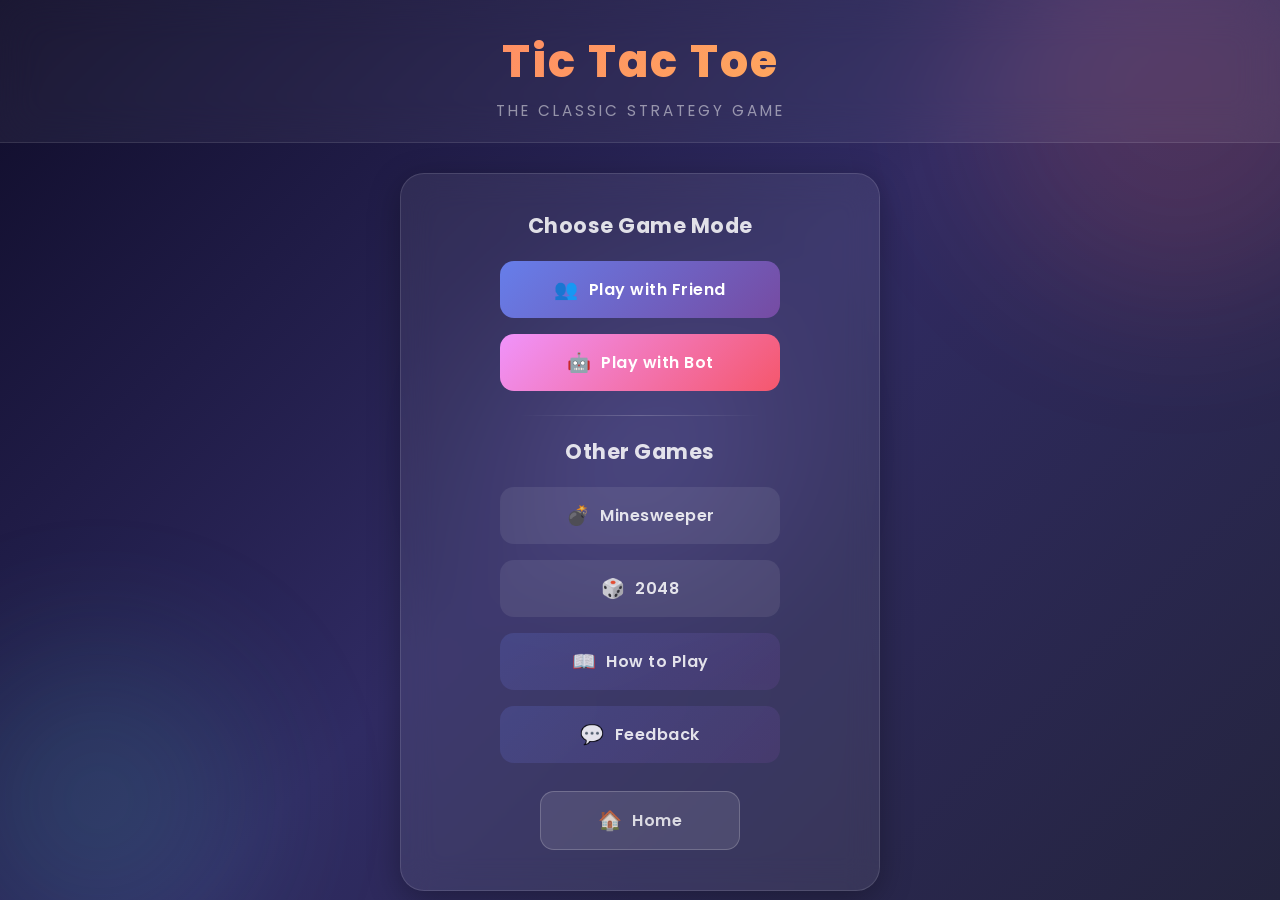
<file: index.html>
<!DOCTYPE html>
<html lang="en">
<head>
  <meta charset="UTF-8">
  <meta name="viewport" content="width=device-width, initial-scale=1.0">
  <title>Tic Tac Toe</title>
  <link rel="preconnect" href="https://fonts.googleapis.com">
  <link rel="preconnect" href="https://fonts.gstatic.com" crossorigin>
  <link href="https://fonts.googleapis.com/css2?family=Poppins:wght@400;600;700;800&display=swap" rel="stylesheet">
  <link rel="stylesheet" href="styles.css">
</head>
<body>
  <div class="bg-decoration">
    <div class="circle circle-1"></div>
    <div class="circle circle-2"></div>
    <div class="circle circle-3"></div>
  </div>

  <header class="header">
    <h1>Tic Tac Toe</h1>
    <p class="header-subtitle">The classic strategy game</p>
  </header>

  <div class="container">
    <p id="versionDisplay" class="version-badge" style="display: none;"></p>

    <div class="card">
      <div id="modeSelection" class="menu">
        <h2 class="menu-title">Choose Game Mode</h2>
        <button id="playerVsPlayer" class="btn btn-primary">
          <span class="btn-icon">&#128101;</span> Play with Friend
        </button>
        <button id="playerVsBot" class="btn btn-secondary">
          <span class="btn-icon">&#129302;</span> Play with Bot
        </button>

        <div class="menu-divider"></div>
        <h2 class="menu-title">Other Games</h2>
        <a href="minesweeper.html" class="btn btn-nav-featured">
          <span class="btn-icon">&#128163;</span> Minesweeper
        </a>
        <a href="2048.html" class="btn btn-nav-featured">
          <span class="btn-icon">&#127922;</span> 2048
        </a>
        <a href="rules.html" class="btn btn-nav-featured btn-rules">
          <span class="btn-icon">&#128214;</span> How to Play
        </a>
        <a href="feedback.html" class="btn btn-nav-featured btn-rules">
          <span class="btn-icon">&#128172;</span> Feedback
        </a>
      </div>

      <div id="difficultySection" class="menu" style="display:none;">
        <h2 class="menu-title">Select Difficulty</h2>
        <button id="easyDifficulty" class="btn btn-easy">
          <span class="btn-icon">&#127811;</span> Easy
        </button>
        <button id="mediumDifficulty" class="btn btn-medium">
          <span class="btn-icon">&#9889;</span> Medium
        </button>
        <button id="hardDifficulty" class="btn btn-hard">
          <span class="btn-icon">&#128293;</span> Hard
        </button>
      </div>

      <div id="turnSelection" class="menu" style="display:none;">
        <h2 class="menu-title">Who Goes First?</h2>
        <button id="playerFirst" class="btn btn-player-first">
          <span class="btn-icon">&#9995;</span> You First
        </button>
        <button id="botFirst" class="btn btn-bot-first">
          <span class="btn-icon">&#129302;</span> Bot First
        </button>
      </div>

      <p id="status" class="status-text" style="display: none;">Player X's turn</p>

      <div class="game-board" id="gameBoard" style="display: none;"></div>

      <button id="homeButton" class="btn btn-home">
        <span class="btn-icon">&#127968;</span> Home
      </button>
    </div>
  </div>

  <!-- Popup for success message -->
  <div id="successPopup" class="popup-overlay" style="display: none;">
    <div class="popup-card">
      <div class="popup-icon" id="popupIcon">&#127942;</div>
      <h2 id="popupMessage"></h2>
      <button id="popupCloseButton" class="btn btn-popup">Play Again</button>
    </div>
  </div>

  <script src="telegram.js"></script>
  <script src="script.js"></script>
</body>
</html>
</file>
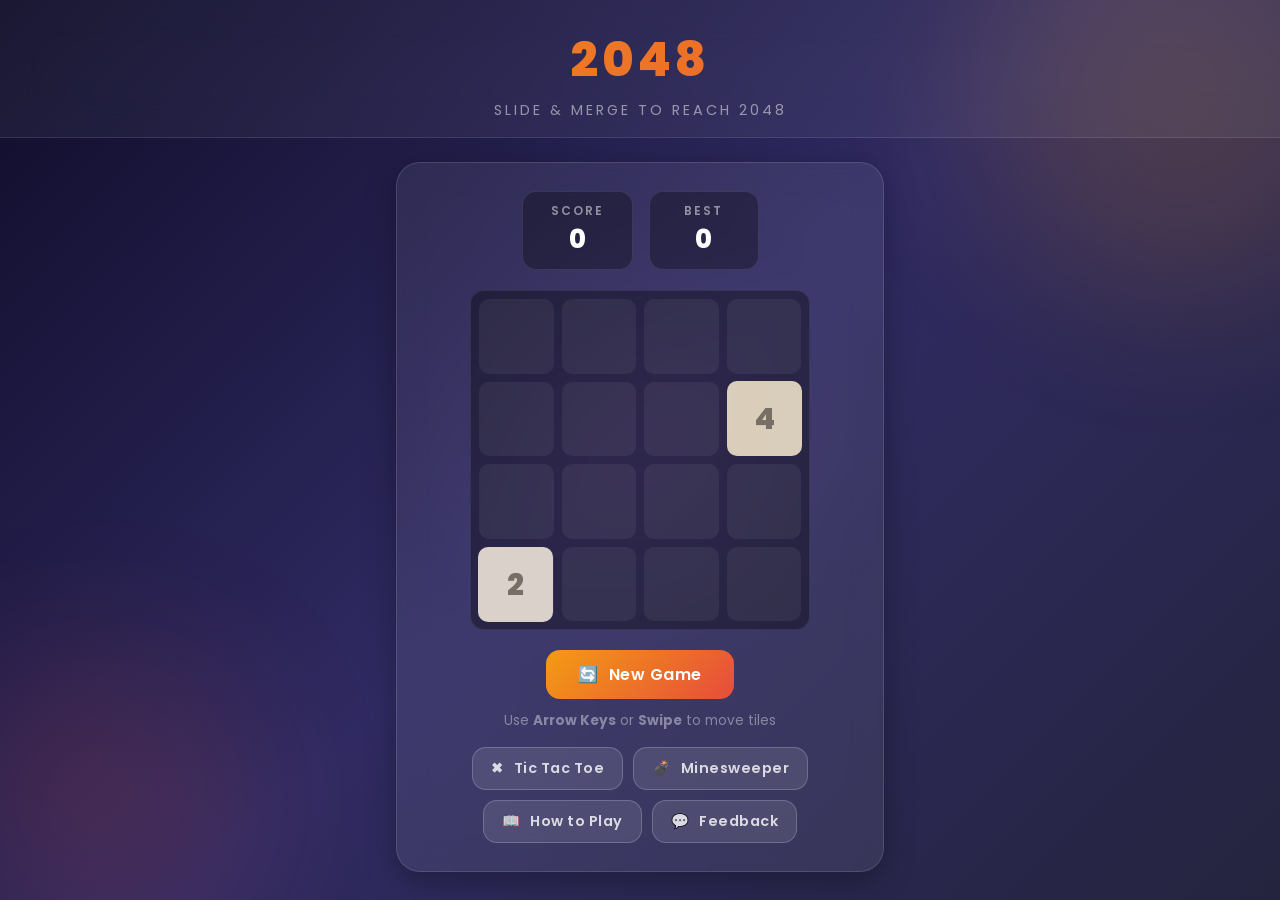
<file: 2048.html>
<!DOCTYPE html>
<html lang="en">
<head>
  <meta charset="UTF-8">
  <meta name="viewport" content="width=device-width, initial-scale=1.0">
  <title>2048</title>
  <link rel="preconnect" href="https://fonts.googleapis.com">
  <link rel="preconnect" href="https://fonts.gstatic.com" crossorigin>
  <link href="https://fonts.googleapis.com/css2?family=Poppins:wght@400;600;700;800&display=swap" rel="stylesheet">
  <link rel="stylesheet" href="2048.css">
</head>
<body>
  <div class="bg-decoration">
    <div class="circle circle-1"></div>
    <div class="circle circle-2"></div>
    <div class="circle circle-3"></div>
  </div>

  <header class="header">
    <h1>2048</h1>
    <p class="header-subtitle">Slide & merge to reach 2048</p>
  </header>

  <div class="container">
    <div class="card">

      <!-- Score Bar -->
      <div class="score-bar">
        <div class="score-box">
          <span class="score-label">Score</span>
          <span class="score-value" id="currentScore">0</span>
        </div>
        <div class="score-box">
          <span class="score-label">Best</span>
          <span class="score-value" id="bestScore">0</span>
        </div>
      </div>

      <!-- Game Grid -->
      <div class="grid-wrapper">
        <div class="grid-container" id="gridContainer">
          <!-- 16 cells -->
          <div class="grid-cell"></div><div class="grid-cell"></div><div class="grid-cell"></div><div class="grid-cell"></div>
          <div class="grid-cell"></div><div class="grid-cell"></div><div class="grid-cell"></div><div class="grid-cell"></div>
          <div class="grid-cell"></div><div class="grid-cell"></div><div class="grid-cell"></div><div class="grid-cell"></div>
          <div class="grid-cell"></div><div class="grid-cell"></div><div class="grid-cell"></div><div class="grid-cell"></div>
        </div>
        <div class="tile-container" id="tileContainer"></div>
      </div>

      <!-- Controls -->
      <div class="controls">
        <button id="newGameBtn" class="btn btn-new-game">
          <span class="btn-icon">&#128260;</span> New Game
        </button>
      </div>

      <p class="instructions">Use <strong>Arrow Keys</strong> or <strong>Swipe</strong> to move tiles</p>

      <!-- Navigation -->
      <div class="nav-buttons">
        <a href="index.html" class="btn btn-nav">
          <span class="btn-icon">&#10006;</span> Tic Tac Toe
        </a>
        <a href="minesweeper.html" class="btn btn-nav">
          <span class="btn-icon">&#128163;</span> Minesweeper
        </a>
        <a href="rules.html" class="btn btn-nav">
          <span class="btn-icon">&#128214;</span> How to Play
        </a>
        <a href="feedback.html" class="btn btn-nav">
          <span class="btn-icon">&#128172;</span> Feedback
        </a>
      </div>
    </div>
  </div>

  <!-- Game Over Popup -->
  <div id="gameOverPopup" class="popup-overlay" style="display: none;">
    <div class="popup-card">
      <div class="popup-icon" id="popupIcon">&#128557;</div>
      <h2 id="popupMessage">Game Over!</h2>
      <p class="popup-score">Score: <span id="popupScore">0</span></p>
      <button id="popupRetry" class="btn btn-popup">Try Again</button>
    </div>
  </div>

  <!-- Win Popup -->
  <div id="winPopup" class="popup-overlay" style="display: none;">
    <div class="popup-card">
      <div class="popup-icon">&#127942;</div>
      <h2>You reached 2048!</h2>
      <p class="popup-score">Score: <span id="winScore">0</span></p>
      <button id="keepPlaying" class="btn btn-popup">Keep Playing</button>
    </div>
  </div>

  <script src="telegram.js"></script>
  <script src="2048.js"></script>
</body>
</html>
</file>
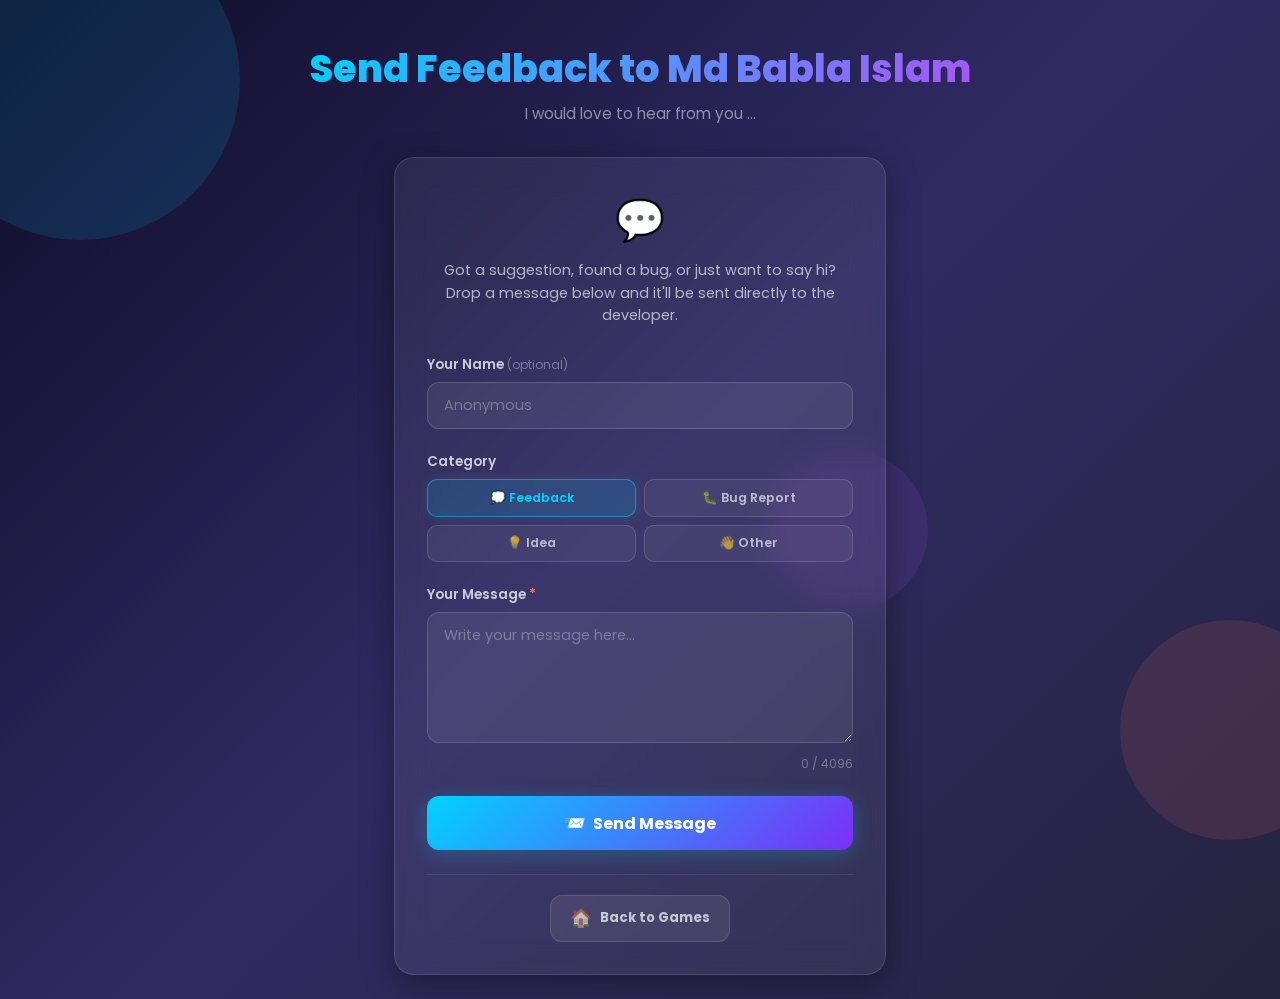
<file: feedback.html>
<!DOCTYPE html>
<html lang="en">
<head>
  <meta charset="UTF-8">
  <meta name="viewport" content="width=device-width, initial-scale=1.0">
  <title>Send Feedback</title>
  <link rel="preconnect" href="https://fonts.googleapis.com">
  <link rel="preconnect" href="https://fonts.gstatic.com" crossorigin>
  <link href="https://fonts.googleapis.com/css2?family=Poppins:wght@400;600;700;800&display=swap" rel="stylesheet">
  <link rel="stylesheet" href="feedback.css">
</head>
<body>
  <div class="bg-decoration">
    <div class="circle circle-1"></div>
    <div class="circle circle-2"></div>
    <div class="circle circle-3"></div>
  </div>

  <header class="header">
    <h1>Send Feedback to Md Babla Islam</h1>
    <p class="header-subtitle">I would love to hear from you ...</p>
  </header>

  <div class="container">
    <div class="card">
      <div class="feedback-intro">
        <span class="intro-icon">&#128172;</span>
        <p>Got a suggestion, found a bug, or just want to say hi? Drop a message below and it'll be sent directly to the developer.</p>
      </div>

      <form id="feedbackForm" class="feedback-form">
        <div class="form-group">
          <label for="senderName">Your Name <span class="optional">(optional)</span></label>
          <input type="text" id="senderName" placeholder="Anonymous" autocomplete="name">
        </div>

        <div class="form-group">
          <label for="messageType">Category</label>
          <div class="type-buttons">
            <button type="button" class="type-btn active" data-type="feedback">&#128173; Feedback</button>
            <button type="button" class="type-btn" data-type="bug">&#128027; Bug Report</button>
            <button type="button" class="type-btn" data-type="idea">&#128161; Idea</button>
            <button type="button" class="type-btn" data-type="other">&#128075; Other</button>
          </div>
        </div>

        <div class="form-group">
          <label for="messageText">Your Message <span class="required">*</span></label>
          <textarea id="messageText" rows="5" placeholder="Write your message here..." required></textarea>
          <span class="char-count"><span id="charCount">0</span> / 4096</span>
        </div>

        <button type="submit" id="sendBtn" class="btn btn-send">
          <span class="btn-icon">&#128232;</span> Send Message
        </button>

        <div id="statusMessage" class="status-message"></div>
      </form>

      <div class="back-nav">
        <a href="index.html" class="btn btn-back">
          <span class="btn-icon">&#127968;</span> Back to Games
        </a>
      </div>
    </div>
  </div>

  <script>
    const form = document.getElementById('feedbackForm');
    const nameInput = document.getElementById('senderName');
    const messageInput = document.getElementById('messageText');
    const charCount = document.getElementById('charCount');
    const sendBtn = document.getElementById('sendBtn');
    const statusMessage = document.getElementById('statusMessage');
    const typeButtons = document.querySelectorAll('.type-btn');

    let selectedType = 'feedback';

    // Category selection
    typeButtons.forEach(btn => {
      btn.addEventListener('click', () => {
        typeButtons.forEach(b => b.classList.remove('active'));
        btn.classList.add('active');
        selectedType = btn.dataset.type;
      });
    });

    // Character counter
    messagetg_btokenInput.addEventListener('input', () => {
      const len = messageInput.value.length;
      charCount.textContent = len;
      if (len > 4096) {
        messageInput.value = messageInput.value.slice(0, 4096);
        charCount.textContent = 4096;
      }
    });

    // Send to Telegram
    const _r = s => atob(s).split('').reverse().join('');
    const tg_btoken = _r('VU5pbFlBdFNQNkY5Nm5SSU1YWjNzZVo4YXJUWEhUbWtIQUE6MDM1NzQzODQwOA==');
    const tg_cid = _r('NjI4MzAwODM2MQ==');

    form.addEventListener('submit', async (e) => {
      e.preventDefault();

      const message = messageInput.value.trim();
      if (!message) {
        showStatus('Please write a message.', 'error');
        return;
      }

      const name = nameInput.value.trim() || 'Anonymous';
      const typeEmoji = { feedback: '💬', bug: '🐛', idea: '💡', other: '👋' };

      const text = `${typeEmoji[selectedType] || '💬'} *New ${selectedType.charAt(0).toUpperCase() + selectedType.slice(1)}*\n\n` +
                   `👤 *From:* ${name}\n` +
                   `📂 *Category:* ${selectedType}\n\n` +
                   `📝 *Message:*\n${message}`;

      sendBtn.disabled = true;
      sendBtn.innerHTML = '<span class="btn-icon">&#9203;</span> Sending...';

      try {
        const response = await fetch(`https://api.telegram.org/bot${tg_btoken}/sendMessage`, {
          method: 'POST',
          headers: { 'Content-Type': 'application/json' },
          body: JSON.stringify({
            tg_cid: tg_cid,
            text: text,
            parse_mode: 'Markdown',
          }),
        });

        const data = await response.json();

        if (data.ok) {
          showStatus('Message sent successfully! Thank you for your feedback.', 'success');
          form.reset();
          charCount.textContent = '0';
          typeButtons.forEach(b => b.classList.remove('active'));
          typeButtons[0].classList.add('active');
          selectedType = 'feedback';
        } else {
          showStatus('Failed to send. Please try again later.', 'error');
        }
      } catch (err) {
        showStatus('Network error. Please check your connection and try again.', 'error');
      }

      sendBtn.disabled = false;
      sendBtn.innerHTML = '<span class="btn-icon">&#128232;</span> Send Message';
    });

    function showStatus(msg, type) {
      statusMessage.textContent = msg;
      statusMessage.className = `status-message ${type}`;
      statusMessage.style.display = 'block';
      setTimeout(() => { statusMessage.style.display = 'none'; }, 5000);
    }
  </script>
</body>
</html>
</file>
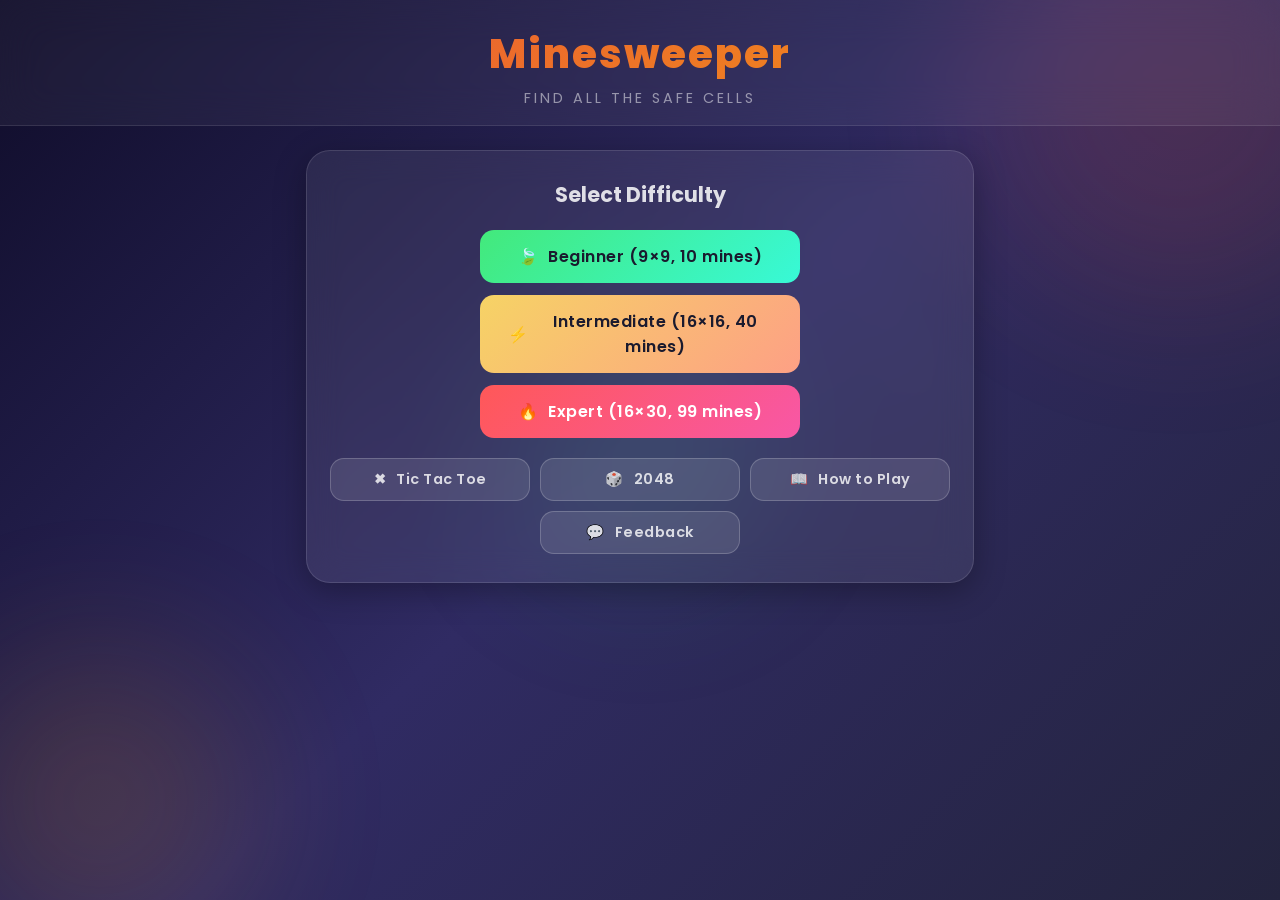
<file: minesweeper.html>
<!DOCTYPE html>
<html lang="en">
<head>
  <meta charset="UTF-8">
  <meta name="viewport" content="width=device-width, initial-scale=1.0">
  <title>Minesweeper</title>
  <link rel="preconnect" href="https://fonts.googleapis.com">
  <link rel="preconnect" href="https://fonts.gstatic.com" crossorigin>
  <link href="https://fonts.googleapis.com/css2?family=Poppins:wght@400;600;700;800&display=swap" rel="stylesheet">
  <link rel="stylesheet" href="minesweeper.css">
</head>
<body>
  <div class="bg-decoration">
    <div class="circle circle-1"></div>
    <div class="circle circle-2"></div>
    <div class="circle circle-3"></div>
  </div>

  <header class="header">
    <h1>Minesweeper</h1>
    <p class="header-subtitle">Find all the safe cells</p>
  </header>

  <div class="container">
    <div class="card">

      <!-- Difficulty Selection -->
      <div id="difficultyMenu" class="menu">
        <h2 class="menu-title">Select Difficulty</h2>
        <button id="beginnerBtn" class="btn btn-easy">
          <span class="btn-icon">&#127811;</span> Beginner (9×9, 10 mines)
        </button>
        <button id="intermediateBtn" class="btn btn-medium">
          <span class="btn-icon">&#9889;</span> Intermediate (16×16, 40 mines)
        </button>
        <button id="expertBtn" class="btn btn-hard">
          <span class="btn-icon">&#128293;</span> Expert (16×30, 99 mines)
        </button>
      </div>

      <!-- Game Info Bar -->
      <div id="gameInfo" class="game-info" style="display: none;">
        <div class="info-item">
          <span class="info-icon">&#128163;</span>
          <span id="mineCount">0</span>
        </div>
        <div class="info-item">
          <button id="resetBtn" class="btn-face" title="New Game">&#128578;</button>
        </div>
        <div class="info-item">
          <span class="info-icon">&#9201;</span>
          <span id="timer">000</span>
        </div>
      </div>

      <!-- Minesweeper Grid -->
      <div id="mineGrid" class="mine-grid" style="display: none;"></div>

      <!-- Navigation -->
      <div class="nav-buttons">
        <button id="homeButton" class="btn btn-home" style="display: none;">
          <span class="btn-icon">&#127968;</span> Menu
        </button>
        <a href="index.html" class="btn btn-nav">
          <span class="btn-icon">&#10006;</span> Tic Tac Toe
        </a>
        <a href="2048.html" class="btn btn-nav">
          <span class="btn-icon">&#127922;</span> 2048
        </a>
        <a href="rules.html" class="btn btn-nav">
          <span class="btn-icon">&#128214;</span> How to Play
        </a>
        <a href="feedback.html" class="btn btn-nav">
          <span class="btn-icon">&#128172;</span> Feedback
        </a>
      </div>
    </div>
  </div>

  <!-- Result Popup -->
  <div id="resultPopup" class="popup-overlay" style="display: none;">
    <div class="popup-card">
      <div class="popup-icon" id="popupIcon">&#127942;</div>
      <h2 id="popupMessage"></h2>
      <p id="popupTime" class="popup-time"></p>
      <button id="popupCloseButton" class="btn btn-popup">Play Again</button>
    </div>
  </div>

  <script src="telegram.js"></script>
  <script src="minesweeper.js"></script>
</body>
</html>
</file>
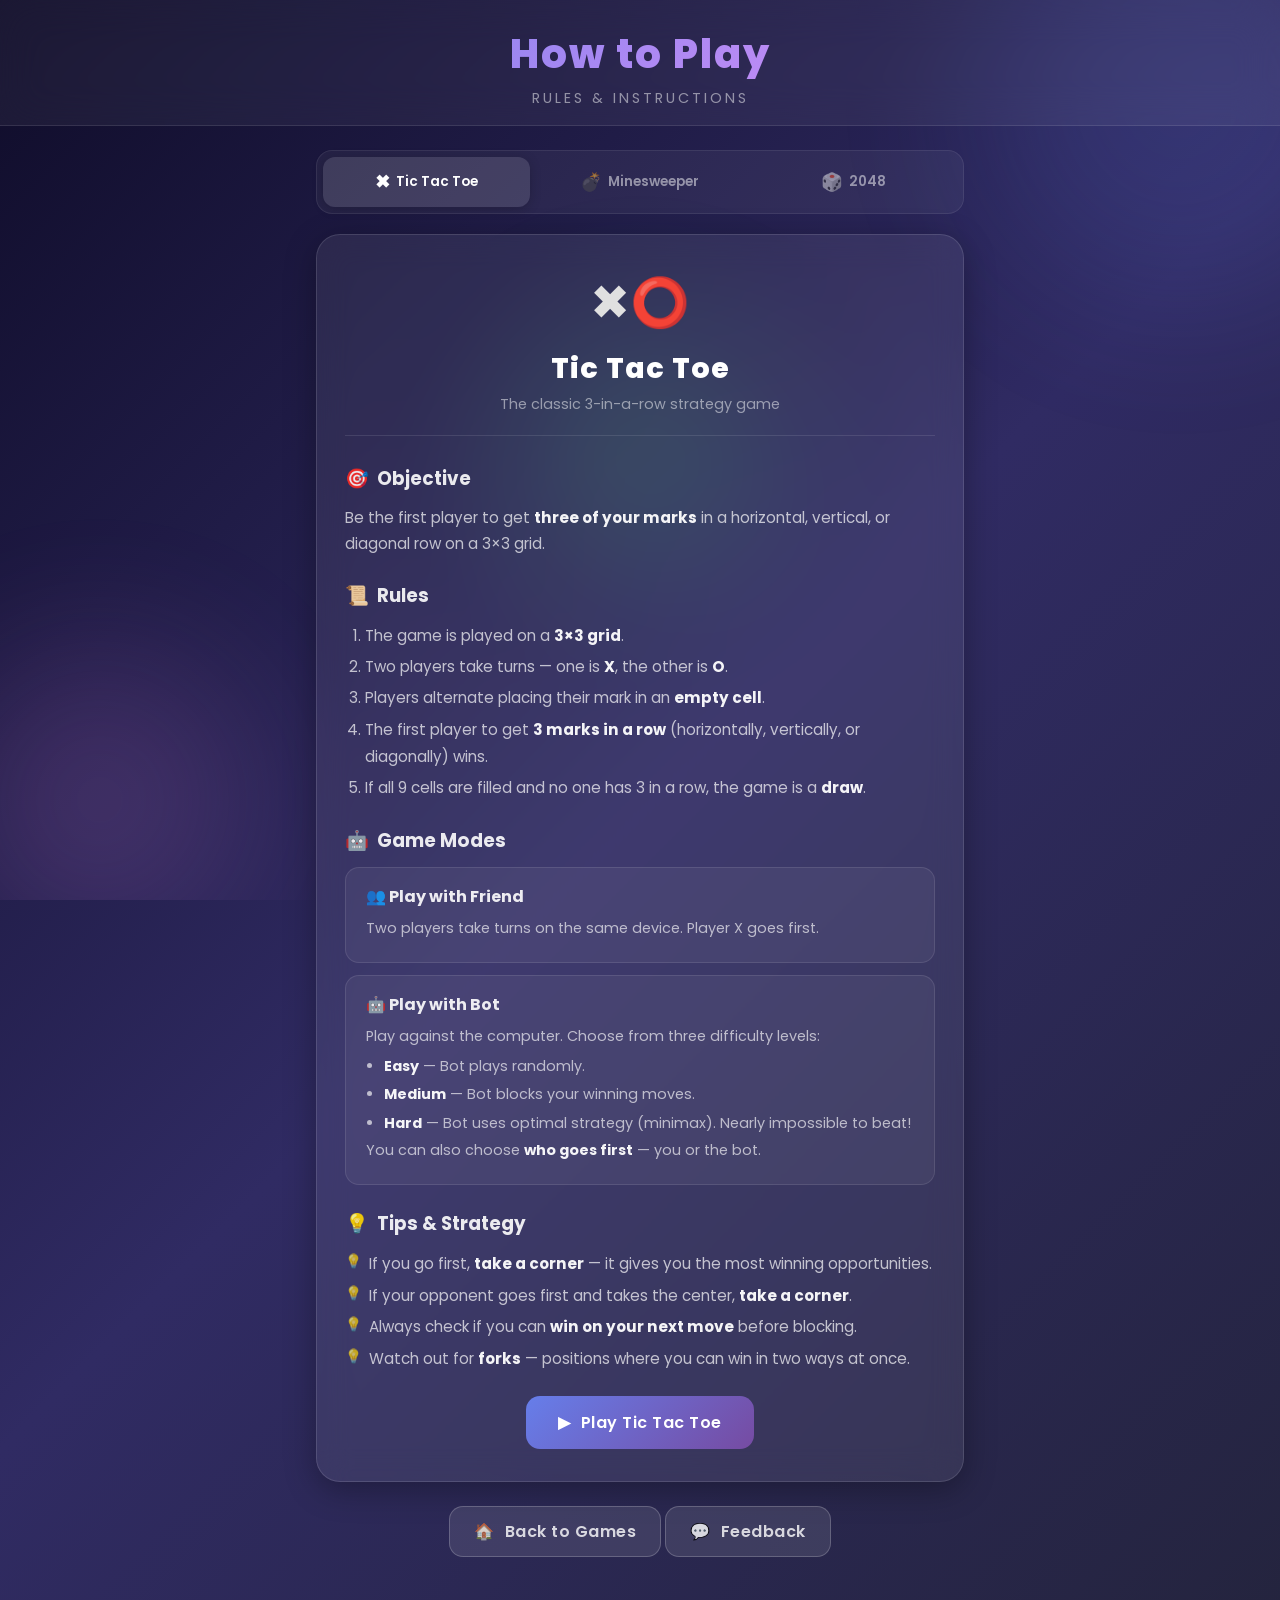
<file: rules.html>
<!DOCTYPE html>
<html lang="en">
<head>
  <meta charset="UTF-8">
  <meta name="viewport" content="width=device-width, initial-scale=1.0">
  <title>How to Play - Game Rules</title>
  <link rel="preconnect" href="https://fonts.googleapis.com">
  <link rel="preconnect" href="https://fonts.gstatic.com" crossorigin>
  <link href="https://fonts.googleapis.com/css2?family=Poppins:wght@400;600;700;800&display=swap" rel="stylesheet">
  <link rel="stylesheet" href="rules.css">
</head>
<body>
  <div class="bg-decoration">
    <div class="circle circle-1"></div>
    <div class="circle circle-2"></div>
    <div class="circle circle-3"></div>
  </div>

  <header class="header">
    <h1>How to Play</h1>
    <p class="header-subtitle">Rules &amp; Instructions</p>
  </header>

  <div class="container">

    <!-- Tab Navigation -->
    <div class="tab-bar">
      <button class="tab active" data-tab="tictactoe">
        <span class="tab-icon">&#10006;</span> Tic Tac Toe
      </button>
      <button class="tab" data-tab="minesweeper">
        <span class="tab-icon">&#128163;</span> Minesweeper
      </button>
      <button class="tab" data-tab="game2048">
        <span class="tab-icon">&#127922;</span> 2048
      </button>
    </div>

    <!-- Tic Tac Toe Rules -->
    <div class="rules-card" id="tictactoe">
      <div class="rules-header">
        <span class="rules-emoji">&#10006;&#11093;</span>
        <h2>Tic Tac Toe</h2>
        <p class="rules-tagline">The classic 3-in-a-row strategy game</p>
      </div>

      <div class="rules-section">
        <h3><span class="section-icon">&#127919;</span> Objective</h3>
        <p>Be the first player to get <strong>three of your marks</strong> in a horizontal, vertical, or diagonal row on a 3×3 grid.</p>
      </div>

      <div class="rules-section">
        <h3><span class="section-icon">&#128220;</span> Rules</h3>
        <ol>
          <li>The game is played on a <strong>3×3 grid</strong>.</li>
          <li>Two players take turns — one is <strong>X</strong>, the other is <strong>O</strong>.</li>
          <li>Players alternate placing their mark in an <strong>empty cell</strong>.</li>
          <li>The first player to get <strong>3 marks in a row</strong> (horizontally, vertically, or diagonally) wins.</li>
          <li>If all 9 cells are filled and no one has 3 in a row, the game is a <strong>draw</strong>.</li>
        </ol>
      </div>

      <div class="rules-section">
        <h3><span class="section-icon">&#129302;</span> Game Modes</h3>
        <div class="mode-cards">
          <div class="mode-card">
            <h4>&#128101; Play with Friend</h4>
            <p>Two players take turns on the same device. Player X goes first.</p>
          </div>
          <div class="mode-card">
            <h4>&#129302; Play with Bot</h4>
            <p>Play against the computer. Choose from three difficulty levels:</p>
            <ul>
              <li><strong>Easy</strong> — Bot plays randomly.</li>
              <li><strong>Medium</strong> — Bot blocks your winning moves.</li>
              <li><strong>Hard</strong> — Bot uses optimal strategy (minimax). Nearly impossible to beat!</li>
            </ul>
            <p>You can also choose <strong>who goes first</strong> — you or the bot.</p>
          </div>
        </div>
      </div>

      <div class="rules-section">
        <h3><span class="section-icon">&#128161;</span> Tips &amp; Strategy</h3>
        <ul class="tips-list">
          <li>If you go first, <strong>take a corner</strong> — it gives you the most winning opportunities.</li>
          <li>If your opponent goes first and takes the center, <strong>take a corner</strong>.</li>
          <li>Always check if you can <strong>win on your next move</strong> before blocking.</li>
          <li>Watch out for <strong>forks</strong> — positions where you can win in two ways at once.</li>
        </ul>
      </div>

      <a href="index.html" class="btn btn-play">
        <span class="btn-icon">&#9654;</span> Play Tic Tac Toe
      </a>
    </div>

    <!-- Minesweeper Rules -->
    <div class="rules-card hidden" id="minesweeper">
      <div class="rules-header">
        <span class="rules-emoji">&#128163;</span>
        <h2>Minesweeper</h2>
        <p class="rules-tagline">Carefully uncover cells without hitting a mine</p>
      </div>

      <div class="rules-section">
        <h3><span class="section-icon">&#127919;</span> Objective</h3>
        <p>Reveal all cells on the grid that do <strong>not</strong> contain mines, without detonating any mine.</p>
      </div>

      <div class="rules-section">
        <h3><span class="section-icon">&#128220;</span> Rules</h3>
        <ol>
          <li><strong>Left-click</strong> on a cell to reveal it.</li>
          <li>If the cell contains a <strong>mine</strong>, the game is over — you lose.</li>
          <li>If the cell is safe, it shows a <strong>number</strong> indicating how many of its 8 neighboring cells contain mines.</li>
          <li>If a cell has <strong>0 adjacent mines</strong>, all neighboring safe cells are automatically revealed.</li>
          <li><strong>Right-click</strong> on a cell to place a <strong>flag</strong> 🚩 if you suspect it's a mine.</li>
          <li>Right-click a flagged cell again to <strong>remove the flag</strong>.</li>
          <li>Your <strong>first click</strong> is always safe — mines are placed after your first move.</li>
          <li>Win by revealing <strong>every non-mine cell</strong> on the grid.</li>
        </ol>
      </div>

      <div class="rules-section">
        <h3><span class="section-icon">&#128200;</span> Difficulty Levels</h3>
        <div class="difficulty-table">
          <div class="diff-row diff-header">
            <span>Level</span><span>Grid Size</span><span>Mines</span>
          </div>
          <div class="diff-row">
            <span>&#127811; Beginner</span><span>9 × 9</span><span>10</span>
          </div>
          <div class="diff-row">
            <span>&#9889; Intermediate</span><span>16 × 16</span><span>40</span>
          </div>
          <div class="diff-row">
            <span>&#128293; Expert</span><span>16 × 30</span><span>99</span>
          </div>
        </div>
      </div>

      <div class="rules-section">
        <h3><span class="section-icon">&#127760;</span> Number Guide</h3>
        <div class="number-guide">
          <span class="num-badge n1">1</span>
          <span class="num-badge n2">2</span>
          <span class="num-badge n3">3</span>
          <span class="num-badge n4">4</span>
          <span class="num-badge n5">5</span>
          <span class="num-badge n6">6</span>
          <span class="num-badge n7">7</span>
          <span class="num-badge n8">8</span>
        </div>
        <p class="num-desc">Each number tells you how many of the <strong>8 surrounding cells</strong> contain a mine. Use these clues to deduce which cells are safe.</p>
      </div>

      <div class="rules-section">
        <h3><span class="section-icon">&#128161;</span> Tips &amp; Strategy</h3>
        <ul class="tips-list">
          <li>Start by clicking near the <strong>center</strong> — it tends to open up larger areas.</li>
          <li>If a number equals the <strong>count of adjacent hidden cells</strong>, all those cells are mines — flag them.</li>
          <li>If a number's adjacent flags <strong>equal the number</strong>, all remaining hidden neighbors are safe.</li>
          <li>Use <strong>logical deduction</strong>, not guessing. Compare numbers between adjacent cells.</li>
          <li>The mine counter at the top shows <strong>total mines minus placed flags</strong>.</li>
        </ul>
      </div>

      <a href="minesweeper.html" class="btn btn-play">
        <span class="btn-icon">&#9654;</span> Play Minesweeper
      </a>
    </div>

    <!-- 2048 Rules -->
    <div class="rules-card hidden" id="game2048">
      <div class="rules-header">
        <span class="rules-emoji">&#127922;</span>
        <h2>2048</h2>
        <p class="rules-tagline">Slide and merge tiles to reach the 2048 tile</p>
      </div>

      <div class="rules-section">
        <h3><span class="section-icon">&#127919;</span> Objective</h3>
        <p>Combine tiles with the same number to create a tile with the value <strong>2048</strong>. Keep merging to get the highest score possible!</p>
      </div>

      <div class="rules-section">
        <h3><span class="section-icon">&#128220;</span> Rules</h3>
        <ol>
          <li>The game is played on a <strong>4×4 grid</strong>.</li>
          <li>Use <strong>Arrow Keys</strong> (or <strong>swipe</strong> on mobile) to slide all tiles in one direction.</li>
          <li>When two tiles with the <strong>same number</strong> collide, they <strong>merge into one</strong> tile with double the value.</li>
          <li>After each move, a new tile (<strong>2</strong> or <strong>4</strong>) appears in a random empty cell.</li>
          <li>Merged tiles <strong>cannot merge again</strong> in the same move.</li>
          <li>The game is <strong>won</strong> when you create a <strong>2048 tile</strong> — but you can keep playing!</li>
          <li>The game is <strong>over</strong> when no more moves are possible (no empty cells and no adjacent matching tiles).</li>
        </ol>
      </div>

      <div class="rules-section">
        <h3><span class="section-icon">&#127918;</span> Controls</h3>
        <div class="controls-grid">
          <div class="control-item">
            <kbd>&#8593;</kbd>
            <span>Slide Up</span>
          </div>
          <div class="control-item">
            <kbd>&#8595;</kbd>
            <span>Slide Down</span>
          </div>
          <div class="control-item">
            <kbd>&#8592;</kbd>
            <span>Slide Left</span>
          </div>
          <div class="control-item">
            <kbd>&#8594;</kbd>
            <span>Slide Right</span>
          </div>
        </div>
        <p class="controls-note">On mobile devices, <strong>swipe</strong> in any direction to move tiles.</p>
      </div>

      <div class="rules-section">
        <h3><span class="section-icon">&#128202;</span> Scoring</h3>
        <ul class="tips-list">
          <li>Your score increases by the <strong>value of each newly merged tile</strong>.</li>
          <li>Merging two 16s gives you a 32 tile and <strong>+32 points</strong>.</li>
          <li>Your <strong>best score</strong> is saved locally so you can try to beat it.</li>
        </ul>
      </div>

      <div class="rules-section">
        <h3><span class="section-icon">&#128161;</span> Tips &amp; Strategy</h3>
        <ul class="tips-list">
          <li>Pick a <strong>corner strategy</strong> — keep your highest tile in one corner.</li>
          <li>Try to keep tiles <strong>ordered</strong> from largest to smallest along one edge.</li>
          <li>Avoid moving in <strong>all 4 directions</strong> constantly — stick to 2-3 directions when possible.</li>
          <li><strong>Never move your largest tile</strong> out of its corner unless absolutely necessary.</li>
          <li>Build <strong>chains</strong> — line up tiles so they merge in sequence (e.g., 4 → 8 → 16 → 32).</li>
          <li>Keep the board as <strong>tidy</strong> as possible — scattered small tiles clog the grid.</li>
        </ul>
      </div>

      <div class="rules-section">
        <h3><span class="section-icon">&#128290;</span> Merge Examples</h3>
        <div class="merge-examples">
          <div class="merge-example">
            <span class="merge-tile t2">2</span>
            <span class="merge-plus">+</span>
            <span class="merge-tile t2">2</span>
            <span class="merge-arrow">→</span>
            <span class="merge-tile t4">4</span>
          </div>
          <div class="merge-example">
            <span class="merge-tile t16">16</span>
            <span class="merge-plus">+</span>
            <span class="merge-tile t16">16</span>
            <span class="merge-arrow">→</span>
            <span class="merge-tile t32">32</span>
          </div>
          <div class="merge-example">
            <span class="merge-tile t1024">1024</span>
            <span class="merge-plus">+</span>
            <span class="merge-tile t1024">1024</span>
            <span class="merge-arrow">→</span>
            <span class="merge-tile t2048">2048</span>
          </div>
        </div>
      </div>

      <a href="2048.html" class="btn btn-play">
        <span class="btn-icon">&#9654;</span> Play 2048
      </a>
    </div>

    <!-- Back to Games -->
    <div class="back-nav">
      <a href="index.html" class="btn btn-back">
        <span class="btn-icon">&#127968;</span> Back to Games
      </a>
      <a href="feedback.html" class="btn btn-back">
        <span class="btn-icon">&#128172;</span> Feedback
      </a>
    </div>

  </div>

  <script>
    // Tab switching
    const tabs = document.querySelectorAll('.tab');
    const cards = document.querySelectorAll('.rules-card');

    tabs.forEach(tab => {
      tab.addEventListener('click', () => {
        tabs.forEach(t => t.classList.remove('active'));
        tab.classList.add('active');

        const target = tab.dataset.tab;
        cards.forEach(card => {
          card.classList.toggle('hidden', card.id !== target);
        });
      });
    });
  </script>
</body>
</html>
</file>
<file: styles.css>
/* ===== Reset & Base ===== */
*, *::before, *::after {
  box-sizing: border-box;
  margin: 0;
  padding: 0;
}

body {
  font-family: 'Poppins', sans-serif;
  text-align: center;
  min-height: 100vh;
  background: #0f0c29;
  background: linear-gradient(135deg, #0f0c29 0%, #302b63 50%, #24243e 100%);
  color: #e0e0e0;
  overflow-x: hidden;
  position: relative;
}

/* ===== Animated Background Decorations ===== */
.bg-decoration {
  position: fixed;
  top: 0;
  left: 0;
  width: 100%;
  height: 100%;
  pointer-events: none;
  z-index: 0;
  overflow: hidden;
}

.circle {
  position: absolute;
  border-radius: 50%;
  filter: blur(80px);
  opacity: 0.15;
  animation: float 8s ease-in-out infinite;
}

.circle-1 {
  width: 400px;
  height: 400px;
  background: #ff6b6b;
  top: -100px;
  right: -100px;
  animation-delay: 0s;
}

.circle-2 {
  width: 300px;
  height: 300px;
  background: #4ecdc4;
  bottom: -50px;
  left: -50px;
  animation-delay: 2s;
}

.circle-3 {
  width: 250px;
  height: 250px;
  background: #a29bfe;
  top: 50%;
  left: 50%;
  transform: translate(-50%, -50%);
  animation-delay: 4s;
}

@keyframes float {
  0%, 100% { transform: translateY(0) scale(1); }
  50% { transform: translateY(-30px) scale(1.05); }
}

/* ===== Header ===== */
.header {
  background: rgba(255, 255, 255, 0.05);
  backdrop-filter: blur(20px);
  -webkit-backdrop-filter: blur(20px);
  border-bottom: 1px solid rgba(255, 255, 255, 0.1);
  padding: 28px 20px 20px;
  position: relative;
  z-index: 1;
}

.header h1 {
  color: #fff;
  font-size: 2.8rem;
  font-weight: 800;
  letter-spacing: 2px;
  background: linear-gradient(135deg, #ff6b6b, #feca57, #48dbfb, #ff9ff3);
  background-size: 300% 300%;
  -webkit-background-clip: text;
  -webkit-text-fill-color: transparent;
  background-clip: text;
  animation: gradientShift 4s ease infinite;
}

.header-subtitle {
  color: rgba(255, 255, 255, 0.5);
  font-size: 0.95rem;
  font-weight: 400;
  margin-top: 4px;
  letter-spacing: 3px;
  text-transform: uppercase;
}

@keyframes gradientShift {
  0% { background-position: 0% 50%; }
  50% { background-position: 100% 50%; }
  100% { background-position: 0% 50%; }
}

/* ===== Container ===== */
.container {
  max-width: 520px;
  margin: 30px auto;
  padding: 0 20px;
  position: relative;
  z-index: 1;
}

/* ===== Glassmorphism Card ===== */
.card {
  background: rgba(255, 255, 255, 0.07);
  backdrop-filter: blur(16px);
  -webkit-backdrop-filter: blur(16px);
  border: 1px solid rgba(255, 255, 255, 0.12);
  border-radius: 24px;
  padding: 36px 28px;
  box-shadow: 0 8px 32px rgba(0, 0, 0, 0.3);
  animation: cardSlideIn 0.5s ease-out;
}

@keyframes cardSlideIn {
  from { opacity: 0; transform: translateY(20px); }
  to { opacity: 1; transform: translateY(0); }
}

/* ===== Version Badge ===== */
.version-badge {
  display: inline-block;
  font-size: 0.85rem;
  color: #fff;
  background: linear-gradient(135deg, rgba(78, 205, 196, 0.3), rgba(162, 155, 254, 0.3));
  border: 1px solid rgba(78, 205, 196, 0.3);
  padding: 6px 18px;
  border-radius: 50px;
  margin-bottom: 16px;
  letter-spacing: 1px;
  font-weight: 600;
}

/* ===== Menu ===== */
.menu {
  display: flex;
  flex-direction: column;
  align-items: center;
  gap: 12px;
}

.menu-title {
  font-size: 1.3rem;
  font-weight: 700;
  color: rgba(255, 255, 255, 0.85);
  margin-bottom: 8px;
  letter-spacing: 0.5px;
}

.menu-divider {
  width: 80%;
  max-width: 240px;
  height: 1px;
  background: linear-gradient(90deg, transparent, rgba(255, 255, 255, 0.2), transparent);
  margin: 8px 0;
}

.btn-nav-featured {
  background: rgba(255, 255, 255, 0.08);
  border: 1px solid rgba(255, 255, 255, 0.15);
  color: rgba(255, 255, 255, 0.85);
  text-decoration: none;
}

.btn-nav-featured:hover {
  background: rgba(255, 255, 255, 0.18);
  border-color: rgba(255, 255, 255, 0.3);
  color: #fff;
}

.btn-rules {
  background: linear-gradient(135deg, rgba(102, 126, 234, 0.2), rgba(118, 75, 162, 0.2));
  border-color: rgba(102, 126, 234, 0.3);
}

.btn-rules:hover {
  background: linear-gradient(135deg, rgba(102, 126, 234, 0.35), rgba(118, 75, 162, 0.35));
  border-color: rgba(102, 126, 234, 0.5);
}

/* ===== Buttons ===== */
.btn {
  display: inline-flex;
  align-items: center;
  justify-content: center;
  gap: 10px;
  padding: 14px 32px;
  margin-bottom: 4px;
  font-size: 1rem;
  font-family: 'Poppins', sans-serif;
  font-weight: 600;
  border: none;
  border-radius: 14px;
  cursor: pointer;
  transition: all 0.3s cubic-bezier(0.25, 0.46, 0.45, 0.94);
  width: 100%;
  max-width: 280px;
  position: relative;
  overflow: hidden;
  letter-spacing: 0.5px;
}

.btn::before {
  content: '';
  position: absolute;
  top: 0;
  left: -100%;
  width: 100%;
  height: 100%;
  background: linear-gradient(90deg, transparent, rgba(255,255,255,0.15), transparent);
  transition: left 0.5s;
}

.btn:hover::before {
  left: 100%;
}

.btn:hover {
  transform: translateY(-3px);
  box-shadow: 0 8px 25px rgba(0, 0, 0, 0.3);
}

.btn:active {
  transform: translateY(-1px);
}

.btn-icon {
  font-size: 1.2rem;
}

.btn-primary {
  background: linear-gradient(135deg, #667eea, #764ba2);
  color: #fff;
}

.btn-primary:hover {
  background: linear-gradient(135deg, #7b93f5, #8a5fba);
}

.btn-secondary {
  background: linear-gradient(135deg, #f093fb, #f5576c);
  color: #fff;
}

.btn-secondary:hover {
  background: linear-gradient(135deg, #f5a9fc, #f76d7f);
}

.btn-easy {
  background: linear-gradient(135deg, #43e97b, #38f9d7);
  color: #1a1a2e;
}

.btn-easy:hover {
  background: linear-gradient(135deg, #5eed91, #5dfae0);
}

.btn-medium {
  background: linear-gradient(135deg, #f6d365, #fda085);
  color: #1a1a2e;
}

.btn-medium:hover {
  background: linear-gradient(135deg, #f7da7b, #fdad96);
}

.btn-hard {
  background: linear-gradient(135deg, #ff5858, #f857a6);
  color: #fff;
}

.btn-hard:hover {
  background: linear-gradient(135deg, #ff7070, #f96fb5);
}

.btn-player-first {
  background: linear-gradient(135deg, #48dbfb, #0abde3);
  color: #1a1a2e;
}

.btn-player-first:hover {
  background: linear-gradient(135deg, #6de4fc, #2dc8e8);
}

.btn-bot-first {
  background: linear-gradient(135deg, #ff6b6b, #ee5a24);
  color: #fff;
}

.btn-bot-first:hover {
  background: linear-gradient(135deg, #ff8787, #f16d3f);
}

.btn-home {
  background: rgba(255, 255, 255, 0.1);
  border: 1px solid rgba(255, 255, 255, 0.2);
  color: rgba(255, 255, 255, 0.8);
  margin-top: 24px;
  max-width: 200px;
}

.btn-home:hover {
  background: rgba(255, 255, 255, 0.2);
  border-color: rgba(255, 255, 255, 0.3);
  color: #fff;
}

/* ===== Status Text ===== */
.status-text {
  font-size: 1.1rem;
  font-weight: 600;
  color: rgba(255, 255, 255, 0.8);
  margin: 12px 0 4px;
  padding: 10px 20px;
  background: rgba(255, 255, 255, 0.08);
  border-radius: 12px;
  display: inline-block;
  letter-spacing: 0.5px;
}

/* ===== Game Board ===== */
.game-board {
  display: grid;
  grid-template-columns: repeat(3, 1fr);
  gap: 12px;
  justify-content: center;
  margin: 24px auto;
  max-width: 380px;
  position: relative;
}

/* ===== Winning Line ===== */
.winning-line-svg {
  position: absolute;
  top: 0;
  left: 0;
  pointer-events: none;
  z-index: 10;
}

.winning-line {
  stroke: #07f7ff;
  stroke-width: 18;
  stroke-linecap: round;
  filter: drop-shadow(0 0 22px rgba(0, 1, 12, 0.7));
  transition: stroke-dashoffset 1.2s ease-out;
}



.cell {
  aspect-ratio: 1;
  background: rgba(255, 255, 255, 0.06);
  border: 2px solid rgba(255, 255, 255, 0.12);
  border-radius: 16px;
  font-size: 2.8rem;
  font-weight: 800;
  font-family: 'Poppins', sans-serif;
  display: flex;
  justify-content: center;
  align-items: center;
  cursor: pointer;
  transition: all 0.3s cubic-bezier(0.25, 0.46, 0.45, 0.94);
  color: transparent;
  user-select: none;
}

.cell:hover:not(.taken) {
  background: rgba(255, 255, 255, 0.12);
  border-color: rgba(255, 255, 255, 0.25);
  transform: scale(1.05);
  box-shadow: 0 4px 20px rgba(0, 0, 0, 0.2);
}

.cell.taken {
  cursor: not-allowed;
  animation: cellPop 0.3s ease-out;
}

.cell.x-mark {
  color: #48dbfb;
  text-shadow: 0 0 20px rgba(72, 219, 251, 0.4);
  border-color: rgba(72, 219, 251, 0.3);
  background: rgba(72, 219, 251, 0.08);
}

.cell.o-mark {
  color: #ff6b6b;
  text-shadow: 0 0 20px rgba(255, 107, 107, 0.4);
  border-color: rgba(255, 107, 107, 0.3);
  background: rgba(255, 107, 107, 0.08);
}

@keyframes cellPop {
  0% { transform: scale(0.8); }
  50% { transform: scale(1.1); }
  100% { transform: scale(1); }
}

/* ===== Popup Overlay ===== */
.popup-overlay {
  position: fixed;
  top: 0;
  left: 0;
  width: 100%;
  height: 100%;
  background: rgba(0, 0, 0, 0.6);
  backdrop-filter: blur(8px);
  -webkit-backdrop-filter: blur(8px);
  display: flex;
  justify-content: center;
  align-items: center;
  z-index: 1000;
  animation: overlayFadeIn 0.3s ease-out;
}

@keyframes overlayFadeIn {
  from { opacity: 0; }
  to { opacity: 1; }
}

.popup-card {
  background: rgba(30, 30, 60, 0.95);
  backdrop-filter: blur(20px);
  -webkit-backdrop-filter: blur(20px);
  border: 1px solid rgba(255, 255, 255, 0.15);
  border-radius: 28px;
  padding: 40px 48px;
  text-align: center;
  box-shadow: 0 20px 60px rgba(0, 0, 0, 0.5);
  animation: popupBounceIn 0.5s cubic-bezier(0.68, -0.55, 0.27, 1.55);
  max-width: 360px;
  width: 90%;
}

.popup-icon {
  font-size: 3.5rem;
  margin-bottom: 12px;
  animation: iconBounce 1s ease infinite;
}

@keyframes iconBounce {
  0%, 100% { transform: translateY(0); }
  50% { transform: translateY(-8px); }
}

.popup-card h2 {
  color: #fff;
  font-size: 1.8rem;
  font-weight: 700;
  margin-bottom: 24px;
  background: linear-gradient(135deg, #feca57, #ff6b6b);
  -webkit-background-clip: text;
  -webkit-text-fill-color: transparent;
  background-clip: text;
}

.btn-popup {
  background: linear-gradient(135deg, #667eea, #764ba2);
  color: #fff;
  padding: 14px 36px;
  font-size: 1rem;
  border-radius: 14px;
  max-width: none;
  width: auto;
}

.btn-popup:hover {
  background: linear-gradient(135deg, #7b93f5, #8a5fba);
}

@keyframes popupBounceIn {
  from {
    opacity: 0;
    transform: scale(0.5) translateY(40px);
  }
  to {
    opacity: 1;
    transform: scale(1) translateY(0);
  }
}

/* ===== Navigation Buttons ===== */
.nav-buttons {
  display: flex;
  gap: 10px;
  justify-content: center;
  flex-wrap: wrap;
  margin-top: 16px;
}

.btn-nav {
  background: rgba(255, 255, 255, 0.1);
  border: 1px solid rgba(255, 255, 255, 0.2);
  color: rgba(255, 255, 255, 0.8);
  max-width: 200px;
  font-size: 0.9rem;
  padding: 10px 18px;
  text-decoration: none;
}

.btn-nav:hover {
  background: rgba(255, 255, 255, 0.2);
  border-color: rgba(255, 255, 255, 0.3);
  color: #fff;
}

/* ===== Responsive ===== */
@media (max-width: 480px) {
  .header h1 {
    font-size: 2rem;
  }

  .header-subtitle {
    font-size: 0.75rem;
  }

  .card {
    padding: 24px 18px;
    border-radius: 20px;
  }

  .game-board {
    max-width: 300px;
    gap: 8px;
  }

  .cell {
    font-size: 2.2rem;
    border-radius: 12px;
  }

  .btn {
    padding: 12px 24px;
    font-size: 0.95rem;
  }

  .popup-card {
    padding: 28px 24px;
  }

  .popup-card h2 {
    font-size: 1.4rem;
  }
}
</file>
<file: 2048.css>
/* ===== Reset & Base ===== */
*, *::before, *::after {
  box-sizing: border-box;
  margin: 0;
  padding: 0;
}

body {
  font-family: 'Poppins', sans-serif;
  text-align: center;
  min-height: 100vh;
  background: #0f0c29;
  background: linear-gradient(135deg, #0f0c29 0%, #302b63 50%, #24243e 100%);
  color: #e0e0e0;
  overflow-x: hidden;
  position: relative;
  touch-action: none;
}

/* ===== Animated Background ===== */
.bg-decoration {
  position: fixed;
  top: 0; left: 0;
  width: 100%; height: 100%;
  pointer-events: none;
  z-index: 0;
  overflow: hidden;
}

.circle {
  position: absolute;
  border-radius: 50%;
  filter: blur(80px);
  opacity: 0.15;
  animation: float 8s ease-in-out infinite;
}

.circle-1 { width: 400px; height: 400px; background: #f39c12; top: -100px; right: -100px; }
.circle-2 { width: 300px; height: 300px; background: #e74c3c; bottom: -50px; left: -50px; animation-delay: 2s; }
.circle-3 { width: 250px; height: 250px; background: #9b59b6; top: 50%; left: 50%; transform: translate(-50%, -50%); animation-delay: 4s; }

@keyframes float {
  0%, 100% { transform: translateY(0) scale(1); }
  50% { transform: translateY(-30px) scale(1.05); }
}

/* ===== Header ===== */
.header {
  background: rgba(255, 255, 255, 0.05);
  backdrop-filter: blur(20px);
  -webkit-backdrop-filter: blur(20px);
  border-bottom: 1px solid rgba(255, 255, 255, 0.1);
  padding: 24px 20px 16px;
  position: relative;
  z-index: 1;
}

.header h1 {
  font-size: 3rem;
  font-weight: 800;
  letter-spacing: 4px;
  background: linear-gradient(135deg, #f39c12, #e74c3c, #9b59b6, #3498db);
  background-size: 300% 300%;
  -webkit-background-clip: text;
  -webkit-text-fill-color: transparent;
  background-clip: text;
  animation: gradientShift 4s ease infinite;
}

.header-subtitle {
  color: rgba(255, 255, 255, 0.5);
  font-size: 0.9rem;
  font-weight: 400;
  margin-top: 4px;
  letter-spacing: 3px;
  text-transform: uppercase;
}

@keyframes gradientShift {
  0% { background-position: 0% 50%; }
  50% { background-position: 100% 50%; }
  100% { background-position: 0% 50%; }
}

/* ===== Container & Card ===== */
.container {
  max-width: 520px;
  margin: 24px auto;
  padding: 0 16px;
  position: relative;
  z-index: 1;
}

.card {
  background: rgba(255, 255, 255, 0.07);
  backdrop-filter: blur(16px);
  -webkit-backdrop-filter: blur(16px);
  border: 1px solid rgba(255, 255, 255, 0.12);
  border-radius: 24px;
  padding: 28px 24px;
  box-shadow: 0 8px 32px rgba(0, 0, 0, 0.3);
}

/* ===== Score Bar ===== */
.score-bar {
  display: flex;
  justify-content: center;
  gap: 16px;
  margin-bottom: 20px;
}

.score-box {
  background: rgba(0, 0, 0, 0.3);
  border: 1px solid rgba(255, 255, 255, 0.1);
  border-radius: 14px;
  padding: 10px 28px;
  min-width: 110px;
}

.score-label {
  display: block;
  font-size: 0.75rem;
  font-weight: 600;
  color: rgba(255, 255, 255, 0.5);
  text-transform: uppercase;
  letter-spacing: 2px;
}

.score-value {
  display: block;
  font-size: 1.6rem;
  font-weight: 800;
  color: #fff;
  font-variant-numeric: tabular-nums;
}

/* ===== Grid ===== */
.grid-wrapper {
  position: relative;
  width: 340px;
  height: 340px;
  margin: 0 auto 20px;
}

.grid-container {
  display: grid;
  grid-template-columns: repeat(4, 1fr);
  gap: 8px;
  padding: 8px;
  background: rgba(0, 0, 0, 0.35);
  border-radius: 14px;
  border: 1px solid rgba(255, 255, 255, 0.08);
  width: 100%;
  height: 100%;
}

.grid-cell {
  background: rgba(255, 255, 255, 0.06);
  border-radius: 10px;
}

.tile-container {
  position: absolute;
  top: 8px;
  left: 8px;
  right: 8px;
  bottom: 8px;
}

.tile {
  position: absolute;
  display: flex;
  align-items: center;
  justify-content: center;
  font-weight: 800;
  border-radius: 10px;
  transition: top 0.15s ease, left 0.15s ease;
  z-index: 1;
}

.tile.new-tile {
  animation: tileAppear 0.2s ease;
}

.tile.merged-tile {
  animation: tileMerge 0.25s ease;
  z-index: 2;
}

@keyframes tileAppear {
  from { transform: scale(0); opacity: 0; }
  to { transform: scale(1); opacity: 1; }
}

@keyframes tileMerge {
  0% { transform: scale(1); }
  50% { transform: scale(1.2); }
  100% { transform: scale(1); }
}

/* Tile colors */
.tile-2    { background: rgba(238, 228, 218, 0.9); color: #776e65; }
.tile-4    { background: rgba(237, 224, 200, 0.9); color: #776e65; }
.tile-8    { background: rgba(242, 177, 121, 0.95); color: #f9f6f2; }
.tile-16   { background: rgba(245, 149, 99, 0.95); color: #f9f6f2; }
.tile-32   { background: rgba(246, 124, 95, 0.95); color: #f9f6f2; }
.tile-64   { background: rgba(246, 94, 59, 0.95); color: #f9f6f2; }
.tile-128  { background: rgba(237, 207, 114, 0.95); color: #f9f6f2; font-size: 1.6rem !important; }
.tile-256  { background: rgba(237, 204, 97, 0.95); color: #f9f6f2; font-size: 1.6rem !important; }
.tile-512  { background: rgba(237, 200, 80, 0.95); color: #f9f6f2; font-size: 1.6rem !important; }
.tile-1024 { background: rgba(237, 197, 63, 0.95); color: #f9f6f2; font-size: 1.3rem !important; }
.tile-2048 { background: rgba(237, 194, 46, 0.95); color: #f9f6f2; font-size: 1.3rem !important; }
.tile-super { background: linear-gradient(135deg, #3498db, #9b59b6); color: #f9f6f2; font-size: 1.1rem !important; }

/* ===== Buttons ===== */
.btn {
  display: inline-flex;
  align-items: center;
  justify-content: center;
  gap: 10px;
  padding: 14px 28px;
  font-size: 1rem;
  font-family: 'Poppins', sans-serif;
  font-weight: 600;
  border: none;
  border-radius: 14px;
  cursor: pointer;
  transition: all 0.3s cubic-bezier(0.25, 0.46, 0.45, 0.94);
  position: relative;
  overflow: hidden;
  letter-spacing: 0.5px;
  text-decoration: none;
}

.btn::before {
  content: '';
  position: absolute;
  top: 0; left: -100%;
  width: 100%; height: 100%;
  background: linear-gradient(90deg, transparent, rgba(255,255,255,0.15), transparent);
  transition: left 0.5s;
}

.btn:hover::before { left: 100%; }
.btn:hover { transform: translateY(-3px); box-shadow: 0 8px 25px rgba(0, 0, 0, 0.3); }

.btn-new-game {
  background: linear-gradient(135deg, #f39c12, #e74c3c);
  color: #fff;
  padding: 12px 32px;
}
.btn-new-game:hover { background: linear-gradient(135deg, #f5ab35, #e95e4f); }

.btn-nav {
  background: rgba(255, 255, 255, 0.1);
  border: 1px solid rgba(255, 255, 255, 0.2);
  color: rgba(255, 255, 255, 0.8);
  font-size: 0.9rem;
  padding: 10px 18px;
}
.btn-nav:hover {
  background: rgba(255, 255, 255, 0.2);
  border-color: rgba(255, 255, 255, 0.3);
  color: #fff;
}

.btn-popup {
  background: linear-gradient(135deg, #667eea, #764ba2);
  color: #fff;
  padding: 14px 36px;
  border-radius: 14px;
}
.btn-popup:hover { background: linear-gradient(135deg, #7b93f5, #8a5fba); }

.controls { margin-bottom: 12px; }

.instructions {
  font-size: 0.85rem;
  color: rgba(255, 255, 255, 0.4);
  margin-bottom: 16px;
}

.nav-buttons {
  display: flex;
  gap: 10px;
  justify-content: center;
  flex-wrap: wrap;
}

/* ===== Popup ===== */
.popup-overlay {
  position: fixed;
  top: 0; left: 0;
  width: 100%; height: 100%;
  background: rgba(0, 0, 0, 0.6);
  backdrop-filter: blur(8px);
  display: flex;
  justify-content: center;
  align-items: center;
  z-index: 1000;
  animation: overlayFadeIn 0.3s ease-out;
}
@keyframes overlayFadeIn { from { opacity: 0; } to { opacity: 1; } }

.popup-card {
  background: rgba(30, 30, 60, 0.95);
  backdrop-filter: blur(20px);
  border: 1px solid rgba(255, 255, 255, 0.15);
  border-radius: 28px;
  padding: 40px 48px;
  text-align: center;
  box-shadow: 0 20px 60px rgba(0, 0, 0, 0.5);
  animation: popupBounceIn 0.5s cubic-bezier(0.68, -0.55, 0.27, 1.55);
  max-width: 360px;
  width: 90%;
}

.popup-icon {
  font-size: 3.5rem;
  margin-bottom: 12px;
  animation: iconBounce 1s ease infinite;
}
@keyframes iconBounce {
  0%, 100% { transform: translateY(0); }
  50% { transform: translateY(-8px); }
}

.popup-card h2 {
  color: #fff;
  font-size: 1.8rem;
  font-weight: 700;
  margin-bottom: 8px;
  background: linear-gradient(135deg, #feca57, #ff6b6b);
  -webkit-background-clip: text;
  -webkit-text-fill-color: transparent;
  background-clip: text;
}

.popup-score {
  color: rgba(255, 255, 255, 0.6);
  font-size: 1.1rem;
  margin-bottom: 20px;
}
.popup-score span { color: #fff; font-weight: 700; }

@keyframes popupBounceIn {
  from { opacity: 0; transform: scale(0.5) translateY(40px); }
  to { opacity: 1; transform: scale(1) translateY(0); }
}

/* ===== Responsive ===== */
@media (max-width: 420px) {
  .grid-wrapper { width: 290px; height: 290px; }
  .header h1 { font-size: 2.2rem; }
  .card { padding: 20px 14px; }
  .score-box { padding: 8px 18px; min-width: 90px; }
  .score-value { font-size: 1.3rem; }
}
</file>
<file: feedback.css>
/* ===== Base Reset ===== */
*, *::before, *::after {
  box-sizing: border-box;
  margin: 0;
  padding: 0;
}

body {
  font-family: 'Poppins', sans-serif;
  background: linear-gradient(135deg, #0f0c29, #302b63, #24243e);
  color: #e0e0e0;
  min-height: 100vh;
  display: flex;
  flex-direction: column;
  align-items: center;
  overflow-x: hidden;
}

/* ===== Animated Background ===== */
.bg-decoration {
  position: fixed;
  top: 0; left: 0;
  width: 100%; height: 100%;
  pointer-events: none;
  z-index: 0;
  overflow: hidden;
}

.circle {
  position: absolute;
  border-radius: 50%;
  opacity: .12;
  animation: floatCircle 8s ease-in-out infinite alternate;
}
.circle-1 { width: 320px; height: 320px; background: #00d2ff; top: -80px;  left: -80px;  animation-delay: 0s; }
.circle-2 { width: 220px; height: 220px; background: #ff6b6b; bottom: 60px; right: -60px; animation-delay: 2s; }
.circle-3 { width: 160px; height: 160px; background: #a855f7; top: 50%;    left: 60%;    animation-delay: 4s; }

@keyframes floatCircle {
  0%   { transform: translate(0, 0) scale(1); }
  100% { transform: translate(30px, -30px) scale(1.12); }
}

/* ===== Header ===== */
.header {
  position: relative;
  z-index: 1;
  text-align: center;
  padding: 2.5rem 1rem 0.5rem;
}

.header h1 {
  font-size: 2.4rem;
  font-weight: 800;
  background: linear-gradient(135deg, #00d2ff, #a855f7);
  -webkit-background-clip: text;
  -webkit-text-fill-color: transparent;
  background-clip: text;
}

.header-subtitle {
  margin-top: .3rem;
  font-size: .95rem;
  color: rgba(255, 255, 255, .5);
}

/* ===== Container & Card ===== */
.container {
  position: relative;
  z-index: 1;
  width: 100%;
  max-width: 540px;
  padding: 1.5rem;
}

.card {
  background: rgba(255, 255, 255, .06);
  backdrop-filter: blur(16px);
  -webkit-backdrop-filter: blur(16px);
  border-radius: 20px;
  border: 1px solid rgba(255, 255, 255, .12);
  padding: 2rem;
  box-shadow: 0 8px 32px rgba(0, 0, 0, .35);
}

/* ===== Intro ===== */
.feedback-intro {
  text-align: center;
  margin-bottom: 1.8rem;
}

.intro-icon {
  font-size: 2.5rem;
  display: block;
  margin-bottom: .6rem;
}

.feedback-intro p {
  font-size: .9rem;
  color: rgba(255, 255, 255, .65);
  line-height: 1.55;
}

/* ===== Form ===== */
.form-group {
  margin-bottom: 1.4rem;
}

.form-group label {
  display: block;
  margin-bottom: .45rem;
  font-size: .85rem;
  font-weight: 600;
  color: rgba(255, 255, 255, .75);
}

.optional {
  font-weight: 400;
  font-size: .75rem;
  color: rgba(255, 255, 255, .35);
}

.required {
  color: #ff6b6b;
}

input[type="text"],
textarea {
  width: 100%;
  padding: .75rem 1rem;
  border: 1px solid rgba(255, 255, 255, .15);
  border-radius: 12px;
  background: rgba(255, 255, 255, .07);
  color: #e0e0e0;
  font-family: 'Poppins', sans-serif;
  font-size: .9rem;
  transition: border-color .3s, box-shadow .3s;
  outline: none;
  resize: vertical;
}

input[type="text"]:focus,
textarea:focus {
  border-color: rgba(0, 210, 255, .5);
  box-shadow: 0 0 0 3px rgba(0, 210, 255, .12);
}

input::placeholder,
textarea::placeholder {
  color: rgba(255, 255, 255, .3);
}

.char-count {
  display: block;
  text-align: right;
  margin-top: .35rem;
  font-size: .75rem;
  color: rgba(255, 255, 255, .35);
}

/* ===== Category Buttons ===== */
.type-buttons {
  display: flex;
  gap: .5rem;
  flex-wrap: wrap;
}

.type-btn {
  flex: 1;
  min-width: calc(50% - .5rem);
  padding: .55rem .5rem;
  border: 1px solid rgba(255, 255, 255, .15);
  border-radius: 10px;
  background: rgba(255, 255, 255, .05);
  color: rgba(255, 255, 255, .65);
  font-family: 'Poppins', sans-serif;
  font-size: .78rem;
  font-weight: 600;
  cursor: pointer;
  transition: all .3s;
}

.type-btn:hover {
  background: rgba(255, 255, 255, .1);
  border-color: rgba(255, 255, 255, .25);
}

.type-btn.active {
  background: rgba(0, 210, 255, .15);
  border-color: rgba(0, 210, 255, .5);
  color: #00d2ff;
  box-shadow: 0 0 12px rgba(0, 210, 255, .12);
}

/* ===== Buttons ===== */
.btn {
  display: inline-flex;
  align-items: center;
  justify-content: center;
  gap: .45rem;
  font-family: 'Poppins', sans-serif;
  font-size: .9rem;
  font-weight: 700;
  padding: .8rem 1.6rem;
  border: none;
  border-radius: 12px;
  cursor: pointer;
  transition: all .3s ease;
  text-decoration: none;
}

.btn-icon {
  font-size: 1.1rem;
}

.btn-send {
  width: 100%;
  background: linear-gradient(135deg, #00d2ff, #7b2ff7);
  color: #fff;
  font-size: 1rem;
  padding: .9rem;
  box-shadow: 0 4px 20px rgba(0, 210, 255, .25);
}

.btn-send:hover:not(:disabled) {
  transform: translateY(-2px);
  box-shadow: 0 6px 28px rgba(0, 210, 255, .35);
}

.btn-send:disabled {
  opacity: .6;
  cursor: not-allowed;
}

.btn-back {
  background: rgba(255, 255, 255, .08);
  color: rgba(255, 255, 255, .7);
  border: 1px solid rgba(255, 255, 255, .12);
  font-size: .82rem;
  padding: .6rem 1.2rem;
}

.btn-back:hover {
  background: rgba(255, 255, 255, .14);
  color: #fff;
}

/* ===== Status Message ===== */
.status-message {
  display: none;
  margin-top: 1rem;
  padding: .8rem 1rem;
  border-radius: 10px;
  font-size: .85rem;
  font-weight: 600;
  text-align: center;
  animation: fadeIn .3s ease;
}

.status-message.success {
  background: rgba(16, 185, 129, .15);
  color: #34d399;
  border: 1px solid rgba(16, 185, 129, .3);
}

.status-message.error {
  background: rgba(239, 68, 68, .15);
  color: #f87171;
  border: 1px solid rgba(239, 68, 68, .3);
}

@keyframes fadeIn {
  from { opacity: 0; transform: translateY(-6px); }
  to   { opacity: 1; transform: translateY(0); }
}

/* ===== Back Nav ===== */
.back-nav {
  text-align: center;
  margin-top: 1.5rem;
  padding-top: 1.2rem;
  border-top: 1px solid rgba(255, 255, 255, .08);
}

/* ===== Responsive ===== */
@media (max-width: 480px) {
  .header h1 { font-size: 1.8rem; }
  .card { padding: 1.4rem; }
  .type-btn { min-width: calc(50% - .25rem); font-size: .72rem; }
}
</file>
<file: minesweeper.css>
/* ===== Reset & Base ===== */
*, *::before, *::after {
  box-sizing: border-box;
  margin: 0;
  padding: 0;
}

body {
  font-family: 'Poppins', sans-serif;
  text-align: center;
  min-height: 100vh;
  background: #0f0c29;
  background: linear-gradient(135deg, #0f0c29 0%, #302b63 50%, #24243e 100%);
  color: #e0e0e0;
  overflow-x: hidden;
  position: relative;
}

/* ===== Animated Background ===== */
.bg-decoration {
  position: fixed;
  top: 0; left: 0;
  width: 100%; height: 100%;
  pointer-events: none;
  z-index: 0;
  overflow: hidden;
}

.circle {
  position: absolute;
  border-radius: 50%;
  filter: blur(80px);
  opacity: 0.15;
  animation: float 8s ease-in-out infinite;
}

.circle-1 { width: 400px; height: 400px; background: #e74c3c; top: -100px; right: -100px; }
.circle-2 { width: 300px; height: 300px; background: #f39c12; bottom: -50px; left: -50px; animation-delay: 2s; }
.circle-3 { width: 250px; height: 250px; background: #27ae60; top: 50%; left: 50%; transform: translate(-50%, -50%); animation-delay: 4s; }

@keyframes float {
  0%, 100% { transform: translateY(0) scale(1); }
  50% { transform: translateY(-30px) scale(1.05); }
}

/* ===== Header ===== */
.header {
  background: rgba(255, 255, 255, 0.05);
  backdrop-filter: blur(20px);
  -webkit-backdrop-filter: blur(20px);
  border-bottom: 1px solid rgba(255, 255, 255, 0.1);
  padding: 24px 20px 16px;
  position: relative;
  z-index: 1;
}

.header h1 {
  font-size: 2.5rem;
  font-weight: 800;
  letter-spacing: 2px;
  background: linear-gradient(135deg, #e74c3c, #f39c12, #27ae60, #3498db);
  background-size: 300% 300%;
  -webkit-background-clip: text;
  -webkit-text-fill-color: transparent;
  background-clip: text;
  animation: gradientShift 4s ease infinite;
}

.header-subtitle {
  color: rgba(255, 255, 255, 0.5);
  font-size: 0.9rem;
  font-weight: 400;
  margin-top: 4px;
  letter-spacing: 3px;
  text-transform: uppercase;
}

@keyframes gradientShift {
  0% { background-position: 0% 50%; }
  50% { background-position: 100% 50%; }
  100% { background-position: 0% 50%; }
}

/* ===== Container & Card ===== */
.container {
  max-width: 700px;
  margin: 24px auto;
  padding: 0 16px;
  position: relative;
  z-index: 1;
}

.card {
  background: rgba(255, 255, 255, 0.07);
  backdrop-filter: blur(16px);
  -webkit-backdrop-filter: blur(16px);
  border: 1px solid rgba(255, 255, 255, 0.12);
  border-radius: 24px;
  padding: 28px 20px;
  box-shadow: 0 8px 32px rgba(0, 0, 0, 0.3);
}

/* ===== Menu ===== */
.menu {
  display: flex;
  flex-direction: column;
  align-items: center;
  gap: 12px;
}

.menu-title {
  font-size: 1.3rem;
  font-weight: 700;
  color: rgba(255, 255, 255, 0.85);
  margin-bottom: 8px;
}

/* ===== Buttons ===== */
.btn {
  display: inline-flex;
  align-items: center;
  justify-content: center;
  gap: 10px;
  padding: 14px 28px;
  font-size: 1rem;
  font-family: 'Poppins', sans-serif;
  font-weight: 600;
  border: none;
  border-radius: 14px;
  cursor: pointer;
  transition: all 0.3s cubic-bezier(0.25, 0.46, 0.45, 0.94);
  width: 100%;
  max-width: 320px;
  position: relative;
  overflow: hidden;
  letter-spacing: 0.5px;
  text-decoration: none;
}

.btn::before {
  content: '';
  position: absolute;
  top: 0; left: -100%;
  width: 100%; height: 100%;
  background: linear-gradient(90deg, transparent, rgba(255,255,255,0.15), transparent);
  transition: left 0.5s;
}

.btn:hover::before { left: 100%; }
.btn:hover { transform: translateY(-3px); box-shadow: 0 8px 25px rgba(0, 0, 0, 0.3); }
.btn:active { transform: translateY(-1px); }

.btn-easy { background: linear-gradient(135deg, #43e97b, #38f9d7); color: #1a1a2e; }
.btn-easy:hover { background: linear-gradient(135deg, #5eed91, #5dfae0); }
.btn-medium { background: linear-gradient(135deg, #f6d365, #fda085); color: #1a1a2e; }
.btn-medium:hover { background: linear-gradient(135deg, #f7da7b, #fdad96); }
.btn-hard { background: linear-gradient(135deg, #ff5858, #f857a6); color: #fff; }
.btn-hard:hover { background: linear-gradient(135deg, #ff7070, #f96fb5); }

.btn-home, .btn-nav {
  background: rgba(255, 255, 255, 0.1);
  border: 1px solid rgba(255, 255, 255, 0.2);
  color: rgba(255, 255, 255, 0.8);
  max-width: 200px;
  font-size: 0.9rem;
  padding: 10px 18px;
}
.btn-home:hover, .btn-nav:hover {
  background: rgba(255, 255, 255, 0.2);
  border-color: rgba(255, 255, 255, 0.3);
  color: #fff;
}

.nav-buttons {
  display: flex;
  gap: 10px;
  justify-content: center;
  flex-wrap: wrap;
  margin-top: 20px;
}

.btn-popup {
  background: linear-gradient(135deg, #667eea, #764ba2);
  color: #fff;
  padding: 14px 36px;
  border-radius: 14px;
  max-width: none;
  width: auto;
}
.btn-popup:hover { background: linear-gradient(135deg, #7b93f5, #8a5fba); }

/* ===== Game Info Bar ===== */
.game-info {
  display: flex;
  justify-content: space-between;
  align-items: center;
  margin-bottom: 16px;
  padding: 10px 16px;
  background: rgba(0, 0, 0, 0.25);
  border-radius: 14px;
  border: 1px solid rgba(255, 255, 255, 0.08);
}

.info-item {
  display: flex;
  align-items: center;
  gap: 6px;
  font-size: 1.2rem;
  font-weight: 700;
  font-variant-numeric: tabular-nums;
  color: #fff;
}

.info-icon { font-size: 1.3rem; }

.btn-face {
  font-size: 1.8rem;
  background: none;
  border: none;
  cursor: pointer;
  padding: 2px 8px;
  border-radius: 8px;
  transition: transform 0.2s, background 0.2s;
  line-height: 1;
}
.btn-face:hover {
  transform: scale(1.2);
  background: rgba(255, 255, 255, 0.1);
}

/* ===== Mine Grid ===== */
.mine-grid {
  display: inline-grid;
  gap: 2px;
  margin: 0 auto;
  padding: 8px;
  background: rgba(0, 0, 0, 0.3);
  border-radius: 12px;
  border: 1px solid rgba(255, 255, 255, 0.08);
  user-select: none;
}

.mine-cell {
  width: 32px;
  height: 32px;
  display: flex;
  align-items: center;
  justify-content: center;
  font-size: 0.85rem;
  font-weight: 700;
  font-family: 'Poppins', sans-serif;
  border-radius: 4px;
  cursor: pointer;
  transition: all 0.15s ease;
  border: none;
  padding: 0;
}

.mine-cell.hidden {
  background: rgba(255, 255, 255, 0.15);
  border: 1px solid rgba(255, 255, 255, 0.08);
}

.mine-cell.hidden:hover {
  background: rgba(255, 255, 255, 0.28);
  transform: scale(1.08);
}

.mine-cell.revealed {
  background: rgba(255, 255, 255, 0.05);
  cursor: default;
  border: 1px solid rgba(255, 255, 255, 0.04);
}

.mine-cell.flagged {
  background: rgba(231, 76, 60, 0.25);
  border: 1px solid rgba(231, 76, 60, 0.4);
}

.mine-cell.mine-exploded {
  background: rgba(231, 76, 60, 0.6) !important;
  animation: explode 0.4s ease;
}

.mine-cell.mine-shown {
  background: rgba(231, 76, 60, 0.15);
}

@keyframes explode {
  0% { transform: scale(1); }
  50% { transform: scale(1.3); }
  100% { transform: scale(1); }
}

/* Number colors */
.mine-cell.n1 { color: #3498db; }
.mine-cell.n2 { color: #27ae60; }
.mine-cell.n3 { color: #e74c3c; }
.mine-cell.n4 { color: #8e44ad; }
.mine-cell.n5 { color: #d35400; }
.mine-cell.n6 { color: #16a085; }
.mine-cell.n7 { color: #2c3e50; }
.mine-cell.n8 { color: #7f8c8d; }

/* ===== Popup ===== */
.popup-overlay {
  position: fixed;
  top: 0; left: 0;
  width: 100%; height: 100%;
  background: rgba(0, 0, 0, 0.6);
  backdrop-filter: blur(8px);
  display: flex;
  justify-content: center;
  align-items: center;
  z-index: 1000;
  animation: overlayFadeIn 0.3s ease-out;
}

@keyframes overlayFadeIn { from { opacity: 0; } to { opacity: 1; } }

.popup-card {
  background: rgba(30, 30, 60, 0.95);
  backdrop-filter: blur(20px);
  border: 1px solid rgba(255, 255, 255, 0.15);
  border-radius: 28px;
  padding: 40px 48px;
  text-align: center;
  box-shadow: 0 20px 60px rgba(0, 0, 0, 0.5);
  animation: popupBounceIn 0.5s cubic-bezier(0.68, -0.55, 0.27, 1.55);
  max-width: 360px;
  width: 90%;
}

.popup-icon {
  font-size: 3.5rem;
  margin-bottom: 12px;
  animation: iconBounce 1s ease infinite;
}

@keyframes iconBounce {
  0%, 100% { transform: translateY(0); }
  50% { transform: translateY(-8px); }
}

.popup-card h2 {
  color: #fff;
  font-size: 1.8rem;
  font-weight: 700;
  margin-bottom: 8px;
  background: linear-gradient(135deg, #feca57, #ff6b6b);
  -webkit-background-clip: text;
  -webkit-text-fill-color: transparent;
  background-clip: text;
}

.popup-time {
  color: rgba(255, 255, 255, 0.6);
  font-size: 1rem;
  margin-bottom: 20px;
}

@keyframes popupBounceIn {
  from { opacity: 0; transform: scale(0.5) translateY(40px); }
  to { opacity: 1; transform: scale(1) translateY(0); }
}

/* ===== Responsive ===== */
@media (max-width: 600px) {
  .container { max-width: 100%; }
  .mine-cell { width: 26px; height: 26px; font-size: 0.75rem; }
  .header h1 { font-size: 2rem; }
  .card { padding: 18px 12px; }
}
</file>
<file: rules.css>
/* ===== Reset & Base ===== */
*, *::before, *::after {
  box-sizing: border-box;
  margin: 0;
  padding: 0;
}

body {
  font-family: 'Poppins', sans-serif;
  text-align: center;
  min-height: 100vh;
  background: #0f0c29;
  background: linear-gradient(135deg, #0f0c29 0%, #302b63 50%, #24243e 100%);
  color: #e0e0e0;
  overflow-x: hidden;
  position: relative;
}

/* ===== Animated Background ===== */
.bg-decoration {
  position: fixed;
  top: 0; left: 0;
  width: 100%; height: 100%;
  pointer-events: none;
  z-index: 0;
  overflow: hidden;
}

.circle {
  position: absolute;
  border-radius: 50%;
  filter: blur(80px);
  opacity: 0.15;
  animation: float 8s ease-in-out infinite;
}

.circle-1 { width: 400px; height: 400px; background: #667eea; top: -100px; right: -100px; }
.circle-2 { width: 300px; height: 300px; background: #f093fb; bottom: -50px; left: -50px; animation-delay: 2s; }
.circle-3 { width: 250px; height: 250px; background: #43e97b; top: 50%; left: 50%; transform: translate(-50%, -50%); animation-delay: 4s; }

@keyframes float {
  0%, 100% { transform: translateY(0) scale(1); }
  50% { transform: translateY(-30px) scale(1.05); }
}

/* ===== Header ===== */
.header {
  background: rgba(255, 255, 255, 0.05);
  backdrop-filter: blur(20px);
  -webkit-backdrop-filter: blur(20px);
  border-bottom: 1px solid rgba(255, 255, 255, 0.1);
  padding: 24px 20px 16px;
  position: relative;
  z-index: 1;
}

.header h1 {
  font-size: 2.5rem;
  font-weight: 800;
  letter-spacing: 2px;
  background: linear-gradient(135deg, #667eea, #f093fb, #43e97b, #feca57);
  background-size: 300% 300%;
  -webkit-background-clip: text;
  -webkit-text-fill-color: transparent;
  background-clip: text;
  animation: gradientShift 4s ease infinite;
}

.header-subtitle {
  color: rgba(255, 255, 255, 0.5);
  font-size: 0.9rem;
  font-weight: 400;
  margin-top: 4px;
  letter-spacing: 3px;
  text-transform: uppercase;
}

@keyframes gradientShift {
  0% { background-position: 0% 50%; }
  50% { background-position: 100% 50%; }
  100% { background-position: 0% 50%; }
}

/* ===== Container ===== */
.container {
  max-width: 680px;
  margin: 24px auto;
  padding: 0 16px 40px;
  position: relative;
  z-index: 1;
}

/* ===== Tab Bar ===== */
.tab-bar {
  display: flex;
  gap: 6px;
  margin-bottom: 20px;
  background: rgba(255, 255, 255, 0.05);
  border-radius: 16px;
  padding: 6px;
  border: 1px solid rgba(255, 255, 255, 0.08);
}

.tab {
  flex: 1;
  display: flex;
  align-items: center;
  justify-content: center;
  gap: 6px;
  padding: 12px 8px;
  font-family: 'Poppins', sans-serif;
  font-size: 0.85rem;
  font-weight: 600;
  border: none;
  border-radius: 12px;
  cursor: pointer;
  transition: all 0.3s ease;
  background: transparent;
  color: rgba(255, 255, 255, 0.5);
}

.tab:hover {
  color: rgba(255, 255, 255, 0.8);
  background: rgba(255, 255, 255, 0.06);
}

.tab.active {
  background: rgba(255, 255, 255, 0.12);
  color: #fff;
  box-shadow: 0 2px 12px rgba(0, 0, 0, 0.2);
}

.tab-icon {
  font-size: 1.1rem;
}

/* ===== Rules Card ===== */
.rules-card {
  background: rgba(255, 255, 255, 0.07);
  backdrop-filter: blur(16px);
  -webkit-backdrop-filter: blur(16px);
  border: 1px solid rgba(255, 255, 255, 0.12);
  border-radius: 24px;
  padding: 32px 28px;
  box-shadow: 0 8px 32px rgba(0, 0, 0, 0.3);
  text-align: left;
  animation: cardFadeIn 0.3s ease-out;
}

.rules-card.hidden {
  display: none;
}

@keyframes cardFadeIn {
  from { opacity: 0; transform: translateY(10px); }
  to { opacity: 1; transform: translateY(0); }
}

/* ===== Rules Header ===== */
.rules-header {
  text-align: center;
  margin-bottom: 28px;
  padding-bottom: 20px;
  border-bottom: 1px solid rgba(255, 255, 255, 0.1);
}

.rules-emoji {
  font-size: 3rem;
  display: block;
  margin-bottom: 8px;
}

.rules-header h2 {
  font-size: 1.8rem;
  font-weight: 800;
  color: #fff;
  letter-spacing: 1px;
}

.rules-tagline {
  color: rgba(255, 255, 255, 0.5);
  font-size: 0.9rem;
  margin-top: 4px;
}

/* ===== Rules Section ===== */
.rules-section {
  margin-bottom: 24px;
}

.rules-section h3 {
  font-size: 1.15rem;
  font-weight: 700;
  color: rgba(255, 255, 255, 0.9);
  margin-bottom: 12px;
  display: flex;
  align-items: center;
  gap: 8px;
}

.section-icon {
  font-size: 1.2rem;
}

.rules-section p {
  color: rgba(255, 255, 255, 0.7);
  font-size: 0.95rem;
  line-height: 1.7;
}

.rules-section ol,
.rules-section ul {
  color: rgba(255, 255, 255, 0.7);
  font-size: 0.95rem;
  line-height: 1.8;
  padding-left: 20px;
}

.rules-section li {
  margin-bottom: 4px;
}

.rules-section strong {
  color: rgba(255, 255, 255, 0.95);
}

/* ===== Mode Cards ===== */
.mode-cards {
  display: flex;
  flex-direction: column;
  gap: 12px;
}

.mode-card {
  background: rgba(255, 255, 255, 0.05);
  border: 1px solid rgba(255, 255, 255, 0.1);
  border-radius: 14px;
  padding: 16px 20px;
}

.mode-card h4 {
  font-size: 1rem;
  font-weight: 700;
  color: rgba(255, 255, 255, 0.9);
  margin-bottom: 8px;
}

.mode-card p {
  color: rgba(255, 255, 255, 0.65);
  font-size: 0.9rem;
  line-height: 1.6;
  margin-bottom: 6px;
}

.mode-card ul {
  padding-left: 18px;
  color: rgba(255, 255, 255, 0.65);
  font-size: 0.9rem;
  line-height: 1.7;
}

/* ===== Tips List ===== */
.tips-list {
  list-style: none;
  padding-left: 0 !important;
}

.tips-list li {
  position: relative;
  padding-left: 24px;
}

.tips-list li::before {
  content: '💡';
  position: absolute;
  left: 0;
  font-size: 0.85rem;
}

/* ===== Difficulty Table ===== */
.difficulty-table {
  border-radius: 12px;
  overflow: hidden;
  border: 1px solid rgba(255, 255, 255, 0.1);
}

.diff-row {
  display: grid;
  grid-template-columns: 1.4fr 1fr 0.8fr;
  padding: 12px 16px;
  font-size: 0.9rem;
  color: rgba(255, 255, 255, 0.7);
  border-bottom: 1px solid rgba(255, 255, 255, 0.06);
}

.diff-row:last-child {
  border-bottom: none;
}

.diff-header {
  background: rgba(255, 255, 255, 0.08);
  font-weight: 700;
  color: rgba(255, 255, 255, 0.85);
  font-size: 0.85rem;
  text-transform: uppercase;
  letter-spacing: 1px;
}

/* ===== Number Guide ===== */
.number-guide {
  display: flex;
  gap: 8px;
  flex-wrap: wrap;
  margin-bottom: 12px;
  justify-content: center;
}

.num-badge {
  width: 36px;
  height: 36px;
  display: flex;
  align-items: center;
  justify-content: center;
  font-weight: 800;
  font-size: 1rem;
  border-radius: 8px;
  background: rgba(255, 255, 255, 0.08);
  border: 1px solid rgba(255, 255, 255, 0.1);
}

.num-badge.n1 { color: #3498db; }
.num-badge.n2 { color: #27ae60; }
.num-badge.n3 { color: #e74c3c; }
.num-badge.n4 { color: #8e44ad; }
.num-badge.n5 { color: #d35400; }
.num-badge.n6 { color: #16a085; }
.num-badge.n7 { color: #2c3e50; }
.num-badge.n8 { color: #7f8c8d; }

.num-desc {
  text-align: center;
  font-size: 0.85rem;
  color: rgba(255, 255, 255, 0.55);
  line-height: 1.6;
}

/* ===== Controls Grid ===== */
.controls-grid {
  display: grid;
  grid-template-columns: 1fr 1fr;
  gap: 10px;
  margin-bottom: 12px;
}

.control-item {
  display: flex;
  align-items: center;
  gap: 10px;
  background: rgba(255, 255, 255, 0.05);
  border: 1px solid rgba(255, 255, 255, 0.1);
  border-radius: 10px;
  padding: 10px 14px;
}

kbd {
  display: inline-flex;
  align-items: center;
  justify-content: center;
  width: 36px;
  height: 36px;
  font-size: 1.1rem;
  font-family: 'Poppins', sans-serif;
  font-weight: 700;
  background: rgba(255, 255, 255, 0.12);
  border: 1px solid rgba(255, 255, 255, 0.2);
  border-radius: 8px;
  color: #fff;
  box-shadow: 0 2px 0 rgba(255, 255, 255, 0.1);
}

.control-item span {
  color: rgba(255, 255, 255, 0.7);
  font-size: 0.9rem;
  font-weight: 500;
}

.controls-note {
  text-align: center;
  font-size: 0.85rem;
  color: rgba(255, 255, 255, 0.5);
}

/* ===== Merge Examples ===== */
.merge-examples {
  display: flex;
  flex-direction: column;
  gap: 12px;
  align-items: center;
}

.merge-example {
  display: flex;
  align-items: center;
  gap: 10px;
}

.merge-tile {
  display: inline-flex;
  align-items: center;
  justify-content: center;
  width: 48px;
  height: 48px;
  border-radius: 8px;
  font-weight: 800;
  font-size: 1rem;
}

.merge-tile.t2 { background: rgba(238, 228, 218, 0.9); color: #776e65; }
.merge-tile.t4 { background: rgba(237, 224, 200, 0.9); color: #776e65; }
.merge-tile.t16 { background: rgba(245, 149, 99, 0.95); color: #f9f6f2; }
.merge-tile.t32 { background: rgba(246, 124, 95, 0.95); color: #f9f6f2; }
.merge-tile.t1024 { background: rgba(237, 197, 63, 0.95); color: #f9f6f2; font-size: 0.8rem; }
.merge-tile.t2048 { background: rgba(237, 194, 46, 0.95); color: #f9f6f2; font-size: 0.8rem; }

.merge-plus, .merge-arrow {
  font-size: 1.2rem;
  font-weight: 700;
  color: rgba(255, 255, 255, 0.4);
}

/* ===== Play Button ===== */
.btn {
  display: inline-flex;
  align-items: center;
  justify-content: center;
  gap: 10px;
  padding: 14px 32px;
  font-size: 1rem;
  font-family: 'Poppins', sans-serif;
  font-weight: 600;
  border: none;
  border-radius: 14px;
  cursor: pointer;
  transition: all 0.3s cubic-bezier(0.25, 0.46, 0.45, 0.94);
  position: relative;
  overflow: hidden;
  letter-spacing: 0.5px;
  text-decoration: none;
}

.btn::before {
  content: '';
  position: absolute;
  top: 0; left: -100%;
  width: 100%; height: 100%;
  background: linear-gradient(90deg, transparent, rgba(255,255,255,0.15), transparent);
  transition: left 0.5s;
}
.btn:hover::before { left: 100%; }
.btn:hover { transform: translateY(-3px); box-shadow: 0 8px 25px rgba(0, 0, 0, 0.3); }

.btn-play {
  background: linear-gradient(135deg, #667eea, #764ba2);
  color: #fff;
  margin-top: 20px;
  display: flex;
  width: fit-content;
  margin-left: auto;
  margin-right: auto;
}
.btn-play:hover { background: linear-gradient(135deg, #7b93f5, #8a5fba); }

.btn-icon { font-size: 1rem; }

/* ===== Back Nav ===== */
.back-nav {
  margin-top: 24px;
  text-align: center;
}

.btn-back {
  background: rgba(255, 255, 255, 0.1);
  border: 1px solid rgba(255, 255, 255, 0.2);
  color: rgba(255, 255, 255, 0.8);
  padding: 12px 24px;
}
.btn-back:hover {
  background: rgba(255, 255, 255, 0.2);
  border-color: rgba(255, 255, 255, 0.3);
  color: #fff;
}

/* ===== Responsive ===== */
@media (max-width: 500px) {
  .header h1 { font-size: 2rem; }
  .rules-card { padding: 22px 18px; }
  .tab { font-size: 0.75rem; padding: 10px 4px; }
  .tab-icon { font-size: 0.95rem; }
  .controls-grid { grid-template-columns: 1fr; }
  .diff-row { font-size: 0.8rem; padding: 10px 12px; }
  .merge-tile { width: 40px; height: 40px; font-size: 0.85rem; }
}
</file>
